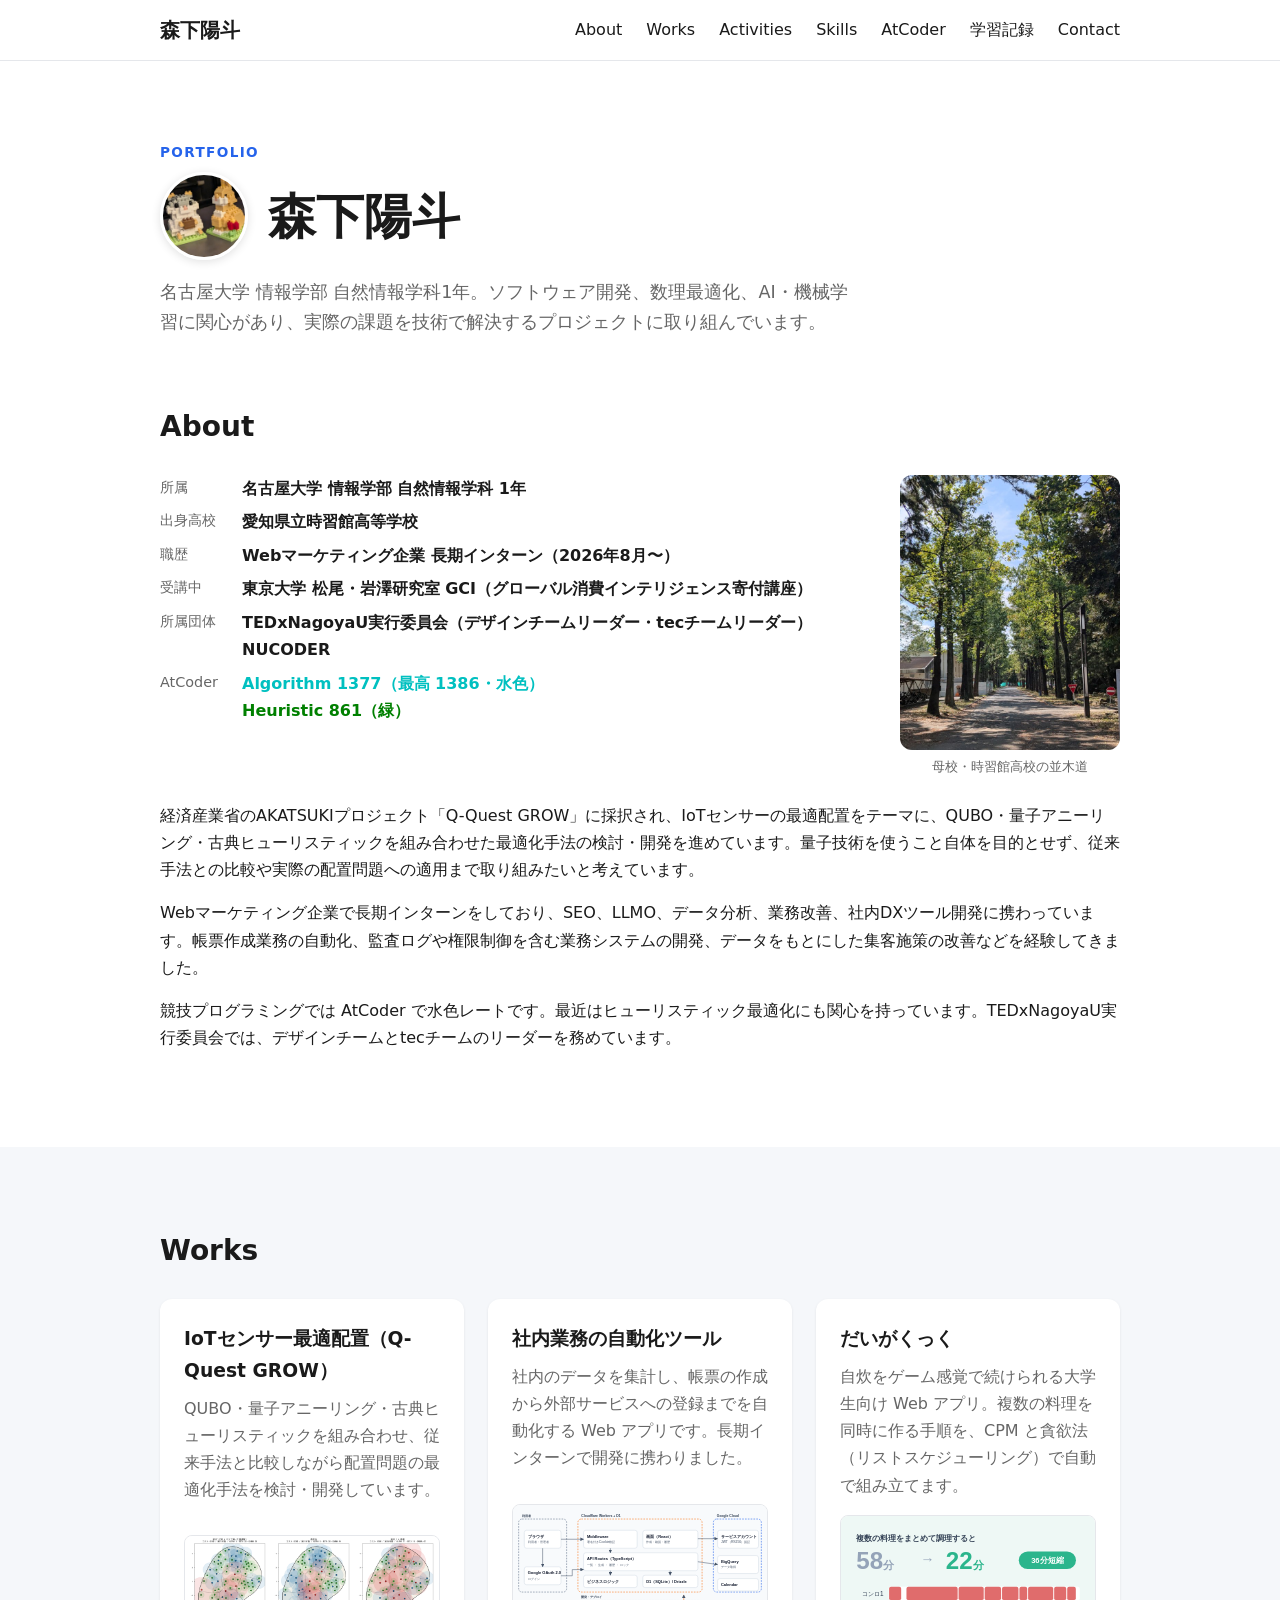
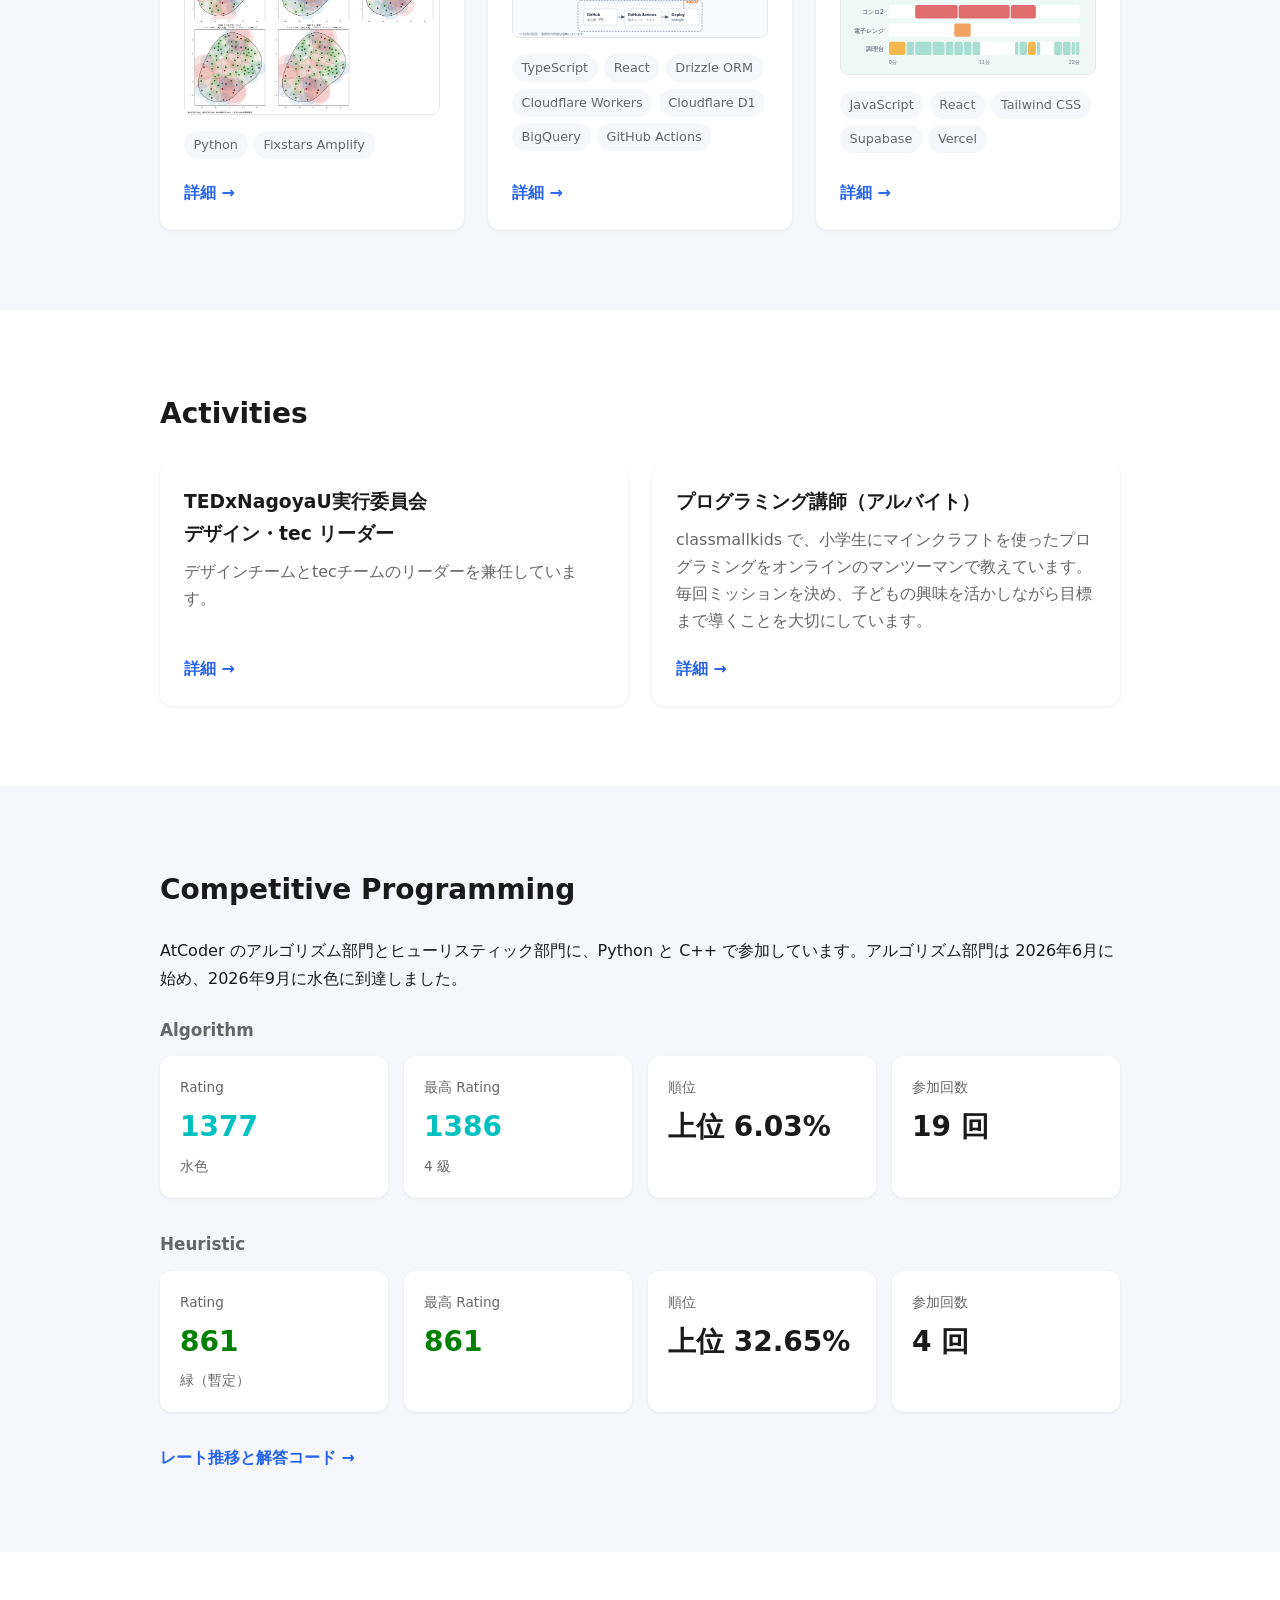
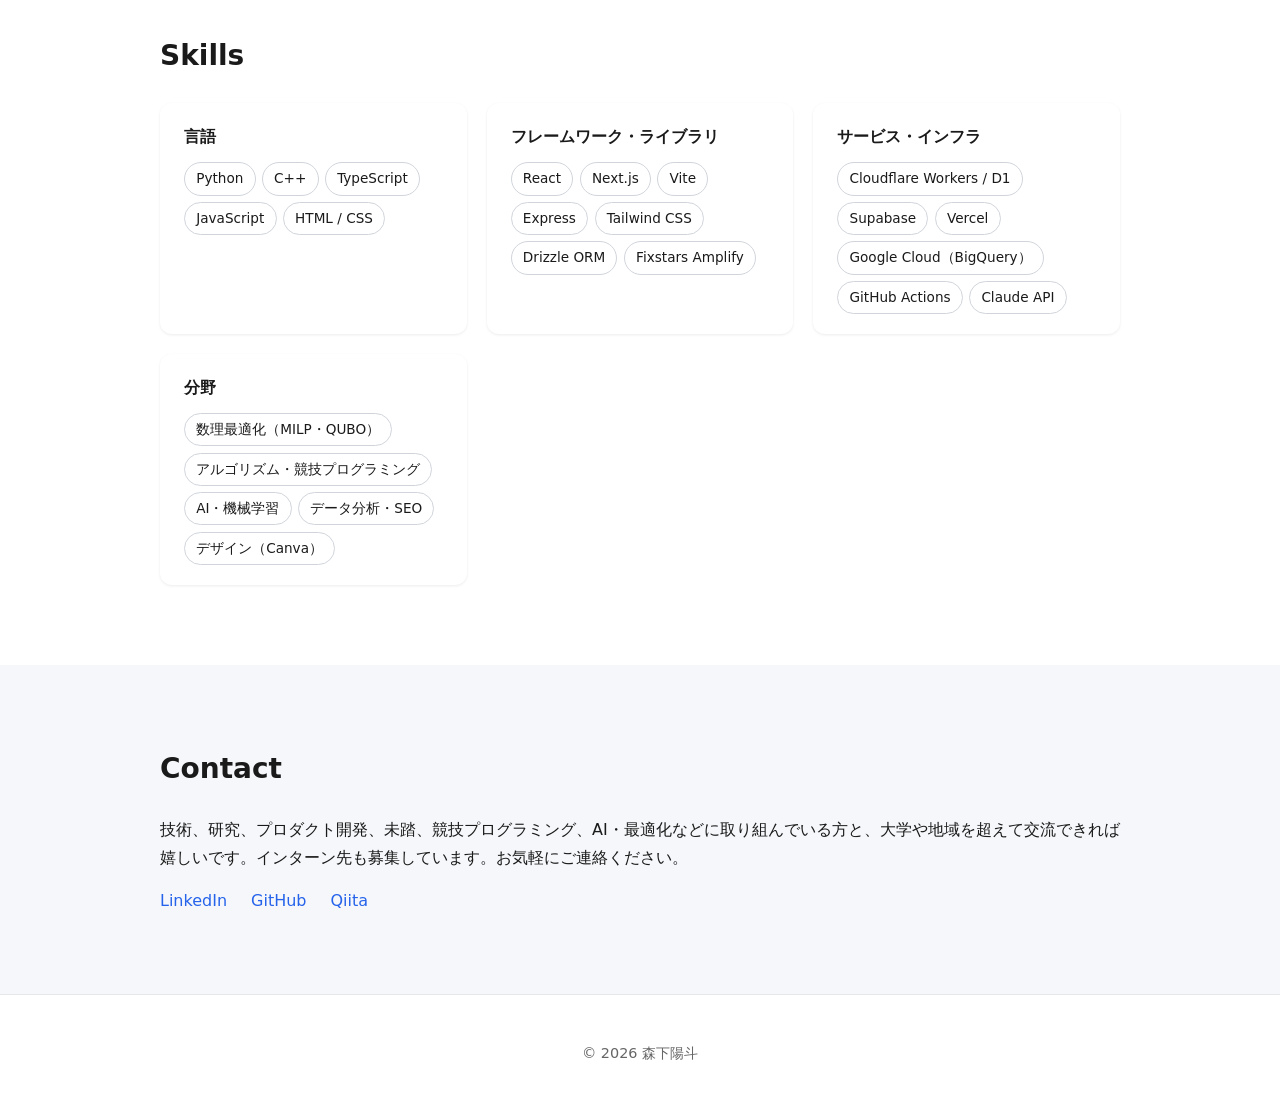
<file: index.html>
<!DOCTYPE html>
<html lang="ja">
<head>
  <meta charset="UTF-8">
  <meta name="viewport" content="width=device-width, initial-scale=1.0">
  <title>森下陽斗 | Portfolio</title>
  <meta name="description" content="ポートフォリオ。制作物と経歴を紹介します。">
  <link rel="canonical" href="https://mori560269.github.io/portfolio/">
  <meta property="og:type" content="website">
  <meta property="og:title" content="森下陽斗 | Portfolio">
  <meta property="og:description" content="ポートフォリオ。制作物と経歴を紹介します。">
  <meta property="og:url" content="https://mori560269.github.io/portfolio/">
  <meta property="og:site_name" content="森下陽斗 Portfolio">
  <meta name="twitter:card" content="summary">
  <link rel="icon" href="favicon.png" type="image/png">
  <link rel="apple-touch-icon" href="apple-touch-icon.png">
  <link rel="stylesheet" href="style.css?v=20261124a">
</head>
<body>

  <header class="site-header">
    <nav class="container nav">
      <a href="#top" class="logo">森下陽斗</a>
      <ul class="nav-links">
        <li><a href="#about">About</a></li>
        <li><a href="#works">Works</a></li>
        <li><a href="#activities">Activities</a></li>
        <li><a href="#skills">Skills</a></li>
        <li><a href="atcoder.html">AtCoder</a></li>
        <li><a href="study.html">学習記録</a></li>
        <li><a href="#contact">Contact</a></li>
      </ul>
    </nav>
  </header>

  <main id="top">

    <section class="hero">
      <div class="container">
        <p class="eyebrow">Portfolio</p>
        <div class="hero-name">
          <img src="assets/avatar.jpg" alt="" class="avatar" width="88" height="88">
          <h1>森下陽斗</h1>
        </div>
        <p class="lead">名古屋大学 情報学部 自然情報学科1年。ソフトウェア開発、数理最適化、AI・機械学習に関心があり、実際の課題を技術で解決するプロジェクトに取り組んでいます。</p>
      </div>
    </section>

    <section id="about" class="section">
      <div class="container">
        <h2>About</h2>
        <div class="profile-wrap">
          <dl class="profile">
            <dt>所属</dt><dd>名古屋大学 情報学部 自然情報学科 1年</dd>
            <dt>出身高校</dt><dd>愛知県立時習館高等学校</dd>
            <dt>職歴</dt><dd>Webマーケティング企業 長期インターン（2026年8月〜）</dd>
            <dt>受講中</dt><dd>東京大学 松尾・岩澤研究室 GCI（グローバル消費インテリジェンス寄付講座）</dd>
            <dt>所属団体</dt><dd>TEDxNagoyaU実行委員会（デザインチームリーダー・tecチームリーダー）<br>NUCODER</dd>
            <dt>AtCoder</dt><dd><a href="atcoder.html"><span class="rate-cyan">Algorithm 1377（最高 1386・水色）</span><br><span class="rate-green">Heuristic 861（緑）</span></a></dd>
          </dl>
          <figure class="profile-photo">
            <img src="assets/jishukan.jpg" alt="時習館高校の並木道" loading="lazy">
            <figcaption>母校・時習館高校の並木道</figcaption>
          </figure>
        </div>
        <p>経済産業省のAKATSUKIプロジェクト「Q-Quest GROW」に採択され、IoTセンサーの最適配置をテーマに、QUBO・量子アニーリング・古典ヒューリスティックを組み合わせた最適化手法の検討・開発を進めています。量子技術を使うこと自体を目的とせず、従来手法との比較や実際の配置問題への適用まで取り組みたいと考えています。</p>
        <p>Webマーケティング企業で長期インターンをしており、SEO、LLMO、データ分析、業務改善、社内DXツール開発に携わっています。帳票作成業務の自動化、監査ログや権限制御を含む業務システムの開発、データをもとにした集客施策の改善などを経験してきました。</p>
        <p>競技プログラミングでは AtCoder で水色レートです。最近はヒューリスティック最適化にも関心を持っています。TEDxNagoyaU実行委員会では、デザインチームとtecチームのリーダーを務めています。</p>
      </div>
    </section>

    <section id="works" class="section alt">
      <div class="container">
        <h2>Works</h2>
        <div class="grid">
          <article class="card">
            <h3>IoTセンサー最適配置（Q-Quest GROW）</h3>
            <p>QUBO・量子アニーリング・古典ヒューリスティックを組み合わせ、従来手法と比較しながら配置問題の最適化手法を検討・開発しています。</p>
            <img src="assets/qquest/placement-compare.png" alt="センサー配置の手法別比較地図" class="project-diagram" loading="lazy">
            <ul class="tags">
              <li>Python</li>
              <li>Fixstars Amplify</li>
            </ul>
            <a href="projects/q-quest-grow.html" class="card-link">詳細 →</a>
          </article>
          <article class="card">
            <h3>社内業務の自動化ツール</h3>
            <p>社内のデータを集計し、帳票の作成から外部サービスへの登録までを自動化する Web アプリです。長期インターンで開発に携わりました。</p>
            <img src="assets/automation-tool-architecture.svg" alt="業務自動化ツールの構成図" class="project-diagram" loading="lazy">
            <ul class="tags">
              <li>TypeScript</li>
              <li>React</li>
              <li>Drizzle ORM</li>
              <li>Cloudflare Workers</li>
              <li>Cloudflare D1</li>
              <li>BigQuery</li>
              <li>GitHub Actions</li>
            </ul>
            <a href="projects/automation-tool.html" class="card-link">詳細 →</a>
          </article>
          <article class="card">
            <h3>だいがくっく</h3>
            <p>自炊をゲーム感覚で続けられる大学生向け Web アプリ。複数の料理を同時に作る手順を、CPM と貪欲法（リストスケジューリング）で自動で組み立てます。</p>
            <img src="assets/daigacook/card.svg" alt="別々に作ると58分の料理を、まとめて22分で作るスケジュール" class="card-shot" loading="lazy">
            <ul class="tags">
              <li>JavaScript</li>
              <li>React</li>
              <li>Tailwind CSS</li>
              <li>Supabase</li>
              <li>Vercel</li>
            </ul>
            <a href="projects/daigacook.html" class="card-link">詳細 →</a>
          </article>
        </div>
      </div>
    </section>

    <section id="activities" class="section">
      <div class="container">
        <h2>Activities</h2>
        <div class="grid">
          <article class="card">
            <h3>TEDxNagoyaU実行委員会<br>デザイン・tec リーダー</h3>
            <p>デザインチームとtecチームのリーダーを兼任しています。</p>
            <a href="projects/tedx.html" class="card-link">詳細 →</a>
          </article>
          <article class="card">
            <h3>プログラミング講師（アルバイト）</h3>
            <p>classmallkids で、小学生にマインクラフトを使ったプログラミングをオンラインのマンツーマンで教えています。毎回ミッションを決め、子どもの興味を活かしながら目標まで導くことを大切にしています。</p>
            <a href="projects/teaching.html" class="card-link">詳細 →</a>
          </article>
        </div>
      </div>
    </section>

    <section id="cp" class="section alt">
      <div class="container">
        <h2>Competitive Programming</h2>
        <p>AtCoder のアルゴリズム部門とヒューリスティック部門に、Python と C++ で参加しています。アルゴリズム部門は 2026年6月に始め、2026年9月に水色に到達しました。</p>
        <h3 class="cp-h">Algorithm</h3>
        <div class="stats">
          <div class="stat">
            <p class="stat-label">Rating</p>
            <p class="stat-value cyan">1377</p>
            <p class="stat-sub">水色</p>
          </div>
          <div class="stat">
            <p class="stat-label">最高 Rating</p>
            <p class="stat-value cyan">1386</p>
            <p class="stat-sub">4 級</p>
          </div>
          <div class="stat">
            <p class="stat-label">順位</p>
            <p class="stat-value">上位 6.03%</p>
          </div>
          <div class="stat">
            <p class="stat-label">参加回数</p>
            <p class="stat-value">19 回</p>
          </div>
        </div>
        <h3 class="cp-h">Heuristic</h3>
        <div class="stats">
          <div class="stat">
            <p class="stat-label">Rating</p>
            <p class="stat-value green">861</p>
            <p class="stat-sub">緑（暫定）</p>
          </div>
          <div class="stat">
            <p class="stat-label">最高 Rating</p>
            <p class="stat-value green">861</p>
          </div>
          <div class="stat">
            <p class="stat-label">順位</p>
            <p class="stat-value">上位 32.65%</p>
          </div>
          <div class="stat">
            <p class="stat-label">参加回数</p>
            <p class="stat-value">4 回</p>
          </div>
        </div>
        <a href="atcoder.html" class="card-link">レート推移と解答コード →</a>
      </div>
    </section>

    <section id="skills" class="section">
      <div class="container">
        <h2>Skills</h2>
        <div class="skill-grid">
          <div class="skill-group">
            <h3>言語</h3>
            <ul class="skill-tags">
              <li>Python</li>
              <li>C++</li>
              <li>TypeScript</li>
              <li>JavaScript</li>
              <li>HTML / CSS</li>
            </ul>
          </div>
          <div class="skill-group">
            <h3>フレームワーク・ライブラリ</h3>
            <ul class="skill-tags">
              <li>React</li>
              <li>Next.js</li>
              <li>Vite</li>
              <li>Express</li>
              <li>Tailwind CSS</li>
              <li>Drizzle ORM</li>
              <li>Fixstars Amplify</li>
            </ul>
          </div>
          <div class="skill-group">
            <h3>サービス・インフラ</h3>
            <ul class="skill-tags">
              <li>Cloudflare Workers / D1</li>
              <li>Supabase</li>
              <li>Vercel</li>
              <li>Google Cloud（BigQuery）</li>
              <li>GitHub Actions</li>
              <li>Claude API</li>
            </ul>
          </div>
          <div class="skill-group">
            <h3>分野</h3>
            <ul class="skill-tags">
              <li>数理最適化（MILP・QUBO）</li>
              <li>アルゴリズム・競技プログラミング</li>
              <li>AI・機械学習</li>
              <li>データ分析・SEO</li>
              <li>デザイン（Canva）</li>
            </ul>
          </div>
        </div>
      </div>
    </section>

    <section id="contact" class="section alt">
      <div class="container">
        <h2>Contact</h2>
        <p>技術、研究、プロダクト開発、未踏、競技プログラミング、AI・最適化などに取り組んでいる方と、大学や地域を超えて交流できれば嬉しいです。インターン先も募集しています。お気軽にご連絡ください。</p>
        <ul class="links">
          <li><a href="https://www.linkedin.com/in/%E9%99%BD%E6%96%97-%E6%A3%AE%E4%B8%8B-755729436/" target="_blank" rel="noopener">LinkedIn</a></li>
          <li><a href="https://github.com/mori560269" target="_blank" rel="noopener">GitHub</a></li>
          <li><a href="https://qiita.com/shiiita" target="_blank" rel="noopener">Qiita</a></li>
          <li class="writing-link" data-source="Zenn" hidden><a href="https://zenn.dev/shiiita" target="_blank" rel="noopener">Zenn</a></li>
        </ul>
      </div>
    </section>

  </main>

  <footer class="site-footer">
    <p>&copy; 2026 森下陽斗</p>
  </footer>

  <script>
  fetch(`data/writing.json?t=${Date.now()}`, { cache: "no-store" })
    .then((r) => (r.ok ? r.json() : []))
    .then((items) => {
      const has = new Set((Array.isArray(items) ? items : []).map((x) => x.source));
      document.querySelectorAll(".writing-link").forEach((li) => { li.hidden = !has.has(li.dataset.source); });
    })
    .catch(() => {});
  </script>
</body>
</html>
</file>
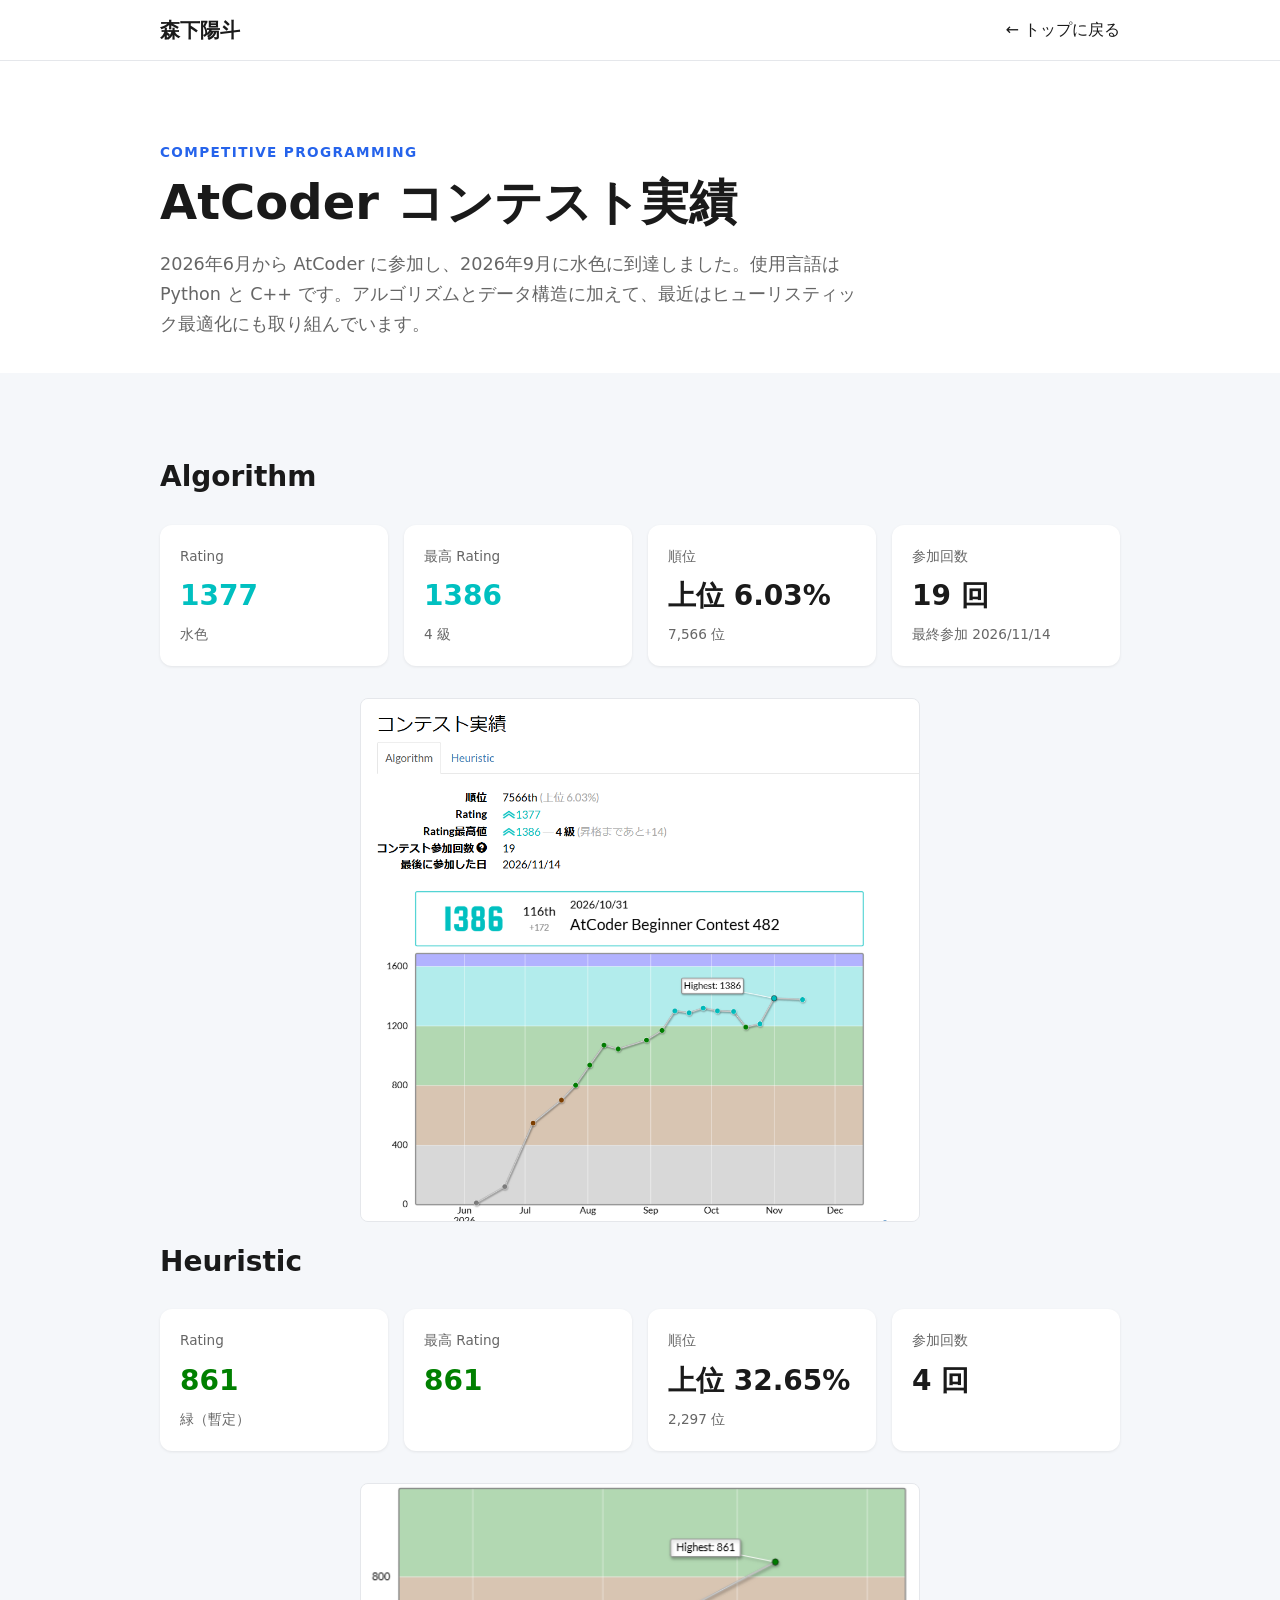
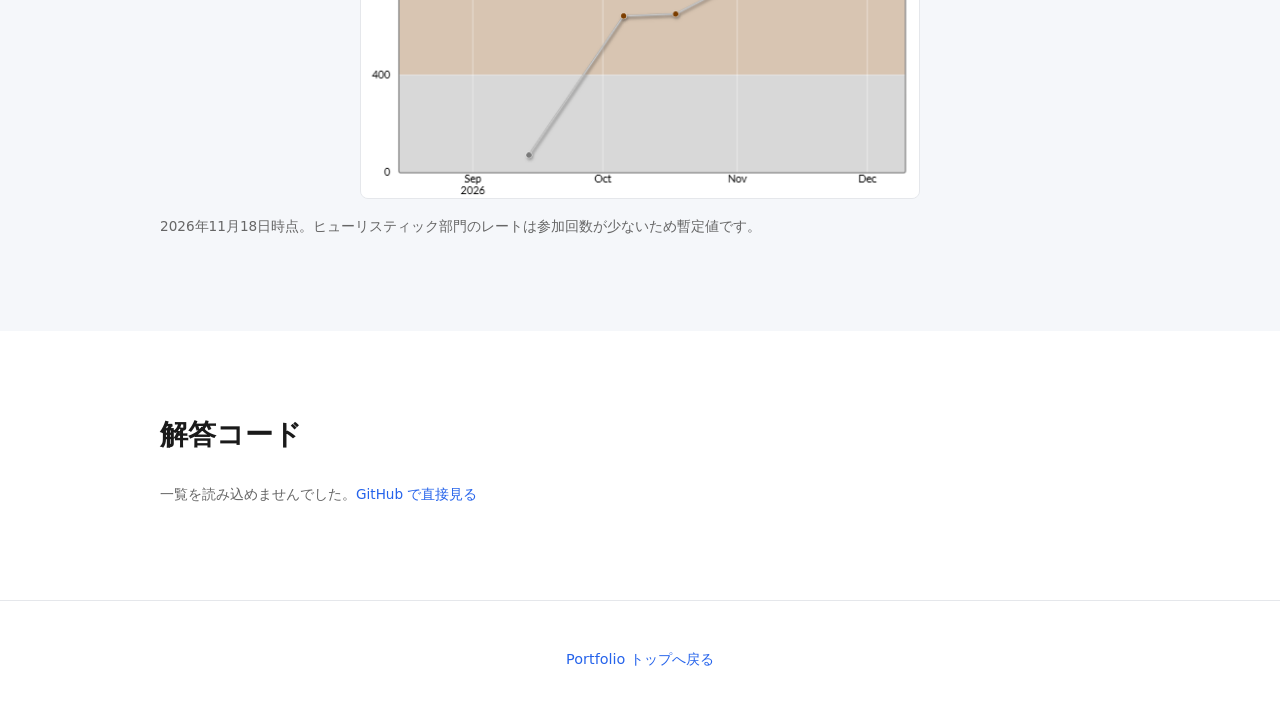
<file: atcoder.html>
<!DOCTYPE html>
<html lang="ja">
<head>
  <meta charset="UTF-8">
  <meta name="viewport" content="width=device-width, initial-scale=1.0">
  <title>AtCoder コンテスト実績 | 森下陽斗 Portfolio</title>
  <meta name="description" content="AtCoder のコンテスト実績。">
  <link rel="canonical" href="https://mori560269.github.io/portfolio/atcoder.html">
  <meta property="og:type" content="article">
  <meta property="og:title" content="AtCoder コンテスト実績 | 森下陽斗 Portfolio">
  <meta property="og:description" content="AtCoder のコンテスト実績。">
  <meta property="og:url" content="https://mori560269.github.io/portfolio/atcoder.html">
  <meta property="og:site_name" content="森下陽斗 Portfolio">
  <meta name="twitter:card" content="summary">
  <link rel="icon" href="favicon.png" type="image/png">
  <link rel="apple-touch-icon" href="apple-touch-icon.png">
  <link rel="stylesheet" href="style.css?v=20261124a">
</head>
<body>

  <header class="site-header">
    <nav class="container nav">
      <a href="index.html" class="logo">森下陽斗</a>
      <ul class="nav-links">
        <li><a href="index.html">← トップに戻る</a></li>
      </ul>
    </nav>
  </header>

  <main>
    <section class="hero">
      <div class="container">
        <p class="eyebrow">Competitive Programming</p>
        <h1>AtCoder コンテスト実績</h1>
        <p class="lead">2026年6月から AtCoder に参加し、2026年9月に水色に到達しました。使用言語は Python と C++ です。アルゴリズムとデータ構造に加えて、最近はヒューリスティック最適化にも取り組んでいます。</p>
      </div>
    </section>

    <section class="section alt">
      <div class="container">
        <h2>Algorithm</h2>
        <div class="stats">
          <div class="stat">
            <p class="stat-label">Rating</p>
            <p class="stat-value cyan">1377</p>
            <p class="stat-sub">水色</p>
          </div>
          <div class="stat">
            <p class="stat-label">最高 Rating</p>
            <p class="stat-value cyan">1386</p>
            <p class="stat-sub">4 級</p>
          </div>
          <div class="stat">
            <p class="stat-label">順位</p>
            <p class="stat-value">上位 6.03%</p>
            <p class="stat-sub">7,566 位</p>
          </div>
          <div class="stat">
            <p class="stat-label">参加回数</p>
            <p class="stat-value">19 回</p>
            <p class="stat-sub">最終参加 2026/11/14</p>
          </div>
        </div>
        <img src="assets/atcoder-rating.png" alt="AtCoder のレーティング推移（2026年6月の参加から11月に最高1386）" class="project-diagram narrow" loading="lazy">

        <h2 class="sub-h2">Heuristic</h2>
        <div class="stats">
          <div class="stat">
            <p class="stat-label">Rating</p>
            <p class="stat-value green">861</p>
            <p class="stat-sub">緑（暫定）</p>
          </div>
          <div class="stat">
            <p class="stat-label">最高 Rating</p>
            <p class="stat-value green">861</p>
          </div>
          <div class="stat">
            <p class="stat-label">順位</p>
            <p class="stat-value">上位 32.65%</p>
            <p class="stat-sub">2,297 位</p>
          </div>
          <div class="stat">
            <p class="stat-label">参加回数</p>
            <p class="stat-value">4 回</p>
          </div>
        </div>
        <img src="assets/atcoder-heuristic.png" alt="AtCoder ヒューリスティック部門のレーティング推移（2026年9月の参加から11月に最高861）" class="project-diagram narrow" loading="lazy">
        <p class="note">2026年11月18日時点。ヒューリスティック部門のレートは参加回数が少ないため暫定値です。</p>
      </div>
    </section>
    <section class="section">
      <div class="container">
        <h2>解答コード</h2>
        <p id="summary" class="note"></p>
        <div id="list"><p class="note">読み込み中…</p></div>
      </div>
    </section>
  </main>

  <footer class="site-footer">
    <p><a href="index.html">Portfolio トップへ戻る</a></p>
  </footer>

  <script>
    (async () => {
      const owner = "mori560269", repo = "portfolio", branch = "main";
      const list = document.getElementById("list");
      const summary = document.getElementById("summary");
      const langOf = (ext) => ({ cpp: "C++", cc: "C++", py: "Python", rs: "Rust", java: "Java", go: "Go", js: "JavaScript", ts: "TypeScript", c: "C", kt: "Kotlin", rb: "Ruby" }[ext] || ext);
      const contestOrder = (id) => {
        const m = id.match(/^([a-z]+)(\d+)$/);
        return m ? [m[1], -parseInt(m[2], 10)] : [id, 0];
      };

      try {
        const res = await fetch(`https://api.github.com/repos/${owner}/${repo}/git/trees/${branch}?recursive=1`);
        if (!res.ok) throw new Error(res.status);
        const data = await res.json();
        const files = data.tree
          .filter((t) => t.type === "blob" && /^atcoder\/[^/]+\/[^/]+$/.test(t.path))
          .map((t) => {
            const [, contest, name] = t.path.split("/");
            const dot = name.lastIndexOf(".");
            const base = dot > 0 ? name.slice(0, dot) : name;
            const ext = dot > 0 ? name.slice(dot + 1).toLowerCase() : "";
            return { path: t.path, contest, name, base, ext };
          })
          .filter((f) => f.name !== ".gitkeep" && f.ext !== "md");

        if (files.length === 0) {
          list.innerHTML = '<p class="note">まだコードがありません。<code>atcoder/コンテストID/問題.拡張子</code> の形で追加すると、ここに表示されます。</p>';
          return;
        }

        const byContest = {};
        files.forEach((f) => (byContest[f.contest] ||= []).push(f));
        const contests = Object.keys(byContest).sort((a, b) => {
          const [pa, na] = contestOrder(a), [pb, nb] = contestOrder(b);
          return pa === pb ? na - nb : pa.localeCompare(pb);
        });

        summary.textContent = `${contests.length} コンテスト ・ ${files.length} 問`;
        list.innerHTML = "";
        list.className = "grid";

        contests.forEach((c) => {
          const card = document.createElement("article");
          card.className = "card";
          const h = document.createElement("h3");
          const a = document.createElement("a");
          a.href = `https://atcoder.jp/contests/${encodeURIComponent(c)}`;
          a.target = "_blank"; a.rel = "noopener";
          a.textContent = c.toUpperCase();
          h.appendChild(a);
          card.appendChild(h);

          const ul = document.createElement("ul");
          ul.className = "problem-list";
          byContest[c].sort((x, y) => x.name.localeCompare(y.name)).forEach((f) => {
            const li = document.createElement("li");
            const code = document.createElement("a");
            code.href = `https://github.com/${owner}/${repo}/blob/${branch}/${f.path.split("/").map(encodeURIComponent).join("/")}`;
            code.target = "_blank"; code.rel = "noopener";
            code.textContent = f.base.toUpperCase();
            li.appendChild(code);

            const lang = document.createElement("span");
            lang.className = "lang";
            lang.textContent = langOf(f.ext);
            li.appendChild(lang);

            if (/^[a-z]$/i.test(f.base)) {
              const prob = document.createElement("a");
              prob.href = `https://atcoder.jp/contests/${encodeURIComponent(c)}/tasks/${encodeURIComponent(c.replace(/-/g, "_"))}_${f.base.toLowerCase()}`;
              prob.target = "_blank"; prob.rel = "noopener";
              prob.className = "prob-link";
              prob.textContent = "問題";
              li.appendChild(prob);
            }
            ul.appendChild(li);
          });
          card.appendChild(ul);
          list.appendChild(card);
        });
      } catch (e) {
        list.innerHTML = `<p class="note">一覧を読み込めませんでした。<a href="https://github.com/${owner}/${repo}/tree/${branch}/atcoder" target="_blank" rel="noopener">GitHub で直接見る</a></p>`;
      }
    })();
  </script>

</body>
</html>
</file>
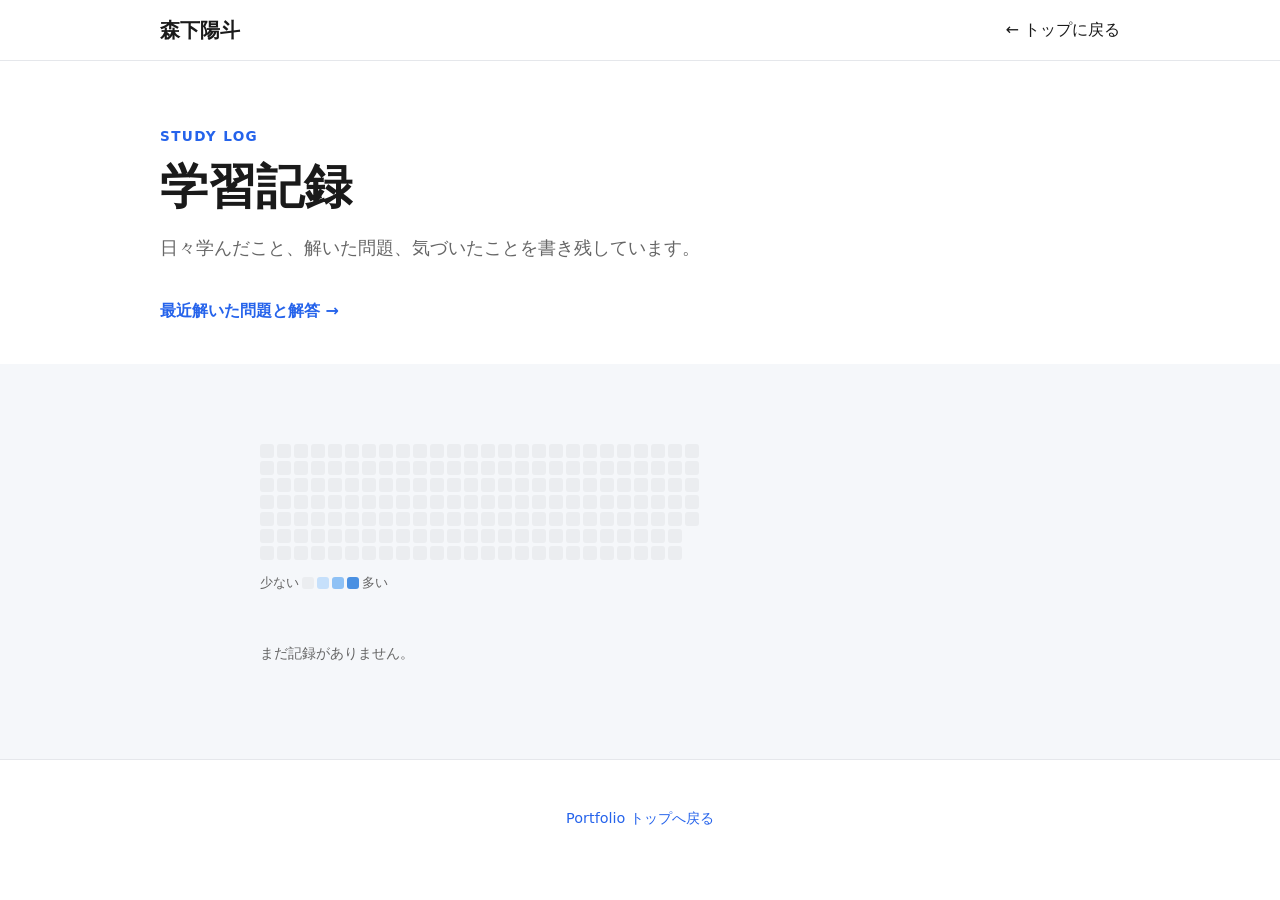
<file: study.html>
<!DOCTYPE html>
<html lang="ja">
<head>
  <meta charset="UTF-8">
  <meta name="viewport" content="width=device-width, initial-scale=1.0">
  <title>学習記録 | 森下陽斗 Portfolio</title>
  <meta name="description" content="日々の学習の記録。">
  <link rel="canonical" href="https://mori560269.github.io/portfolio/study.html">
  <meta property="og:type" content="article">
  <meta property="og:title" content="学習記録 | 森下陽斗 Portfolio">
  <meta property="og:description" content="日々の学習の記録。">
  <meta property="og:url" content="https://mori560269.github.io/portfolio/study.html">
  <meta property="og:site_name" content="森下陽斗 Portfolio">
  <meta name="twitter:card" content="summary">
  <link rel="icon" href="favicon.png" type="image/png">
  <link rel="apple-touch-icon" href="apple-touch-icon.png">
  <link rel="stylesheet" href="style.css?v=20261124a">
</head>
<body>

  <header class="site-header">
    <nav class="container nav">
      <a href="index.html" class="logo">森下陽斗</a>
      <ul class="nav-links">
        <li><a href="index.html">← トップに戻る</a></li>
      </ul>
    </nav>
  </header>

  <main>
    <section class="hero hero-compact">
      <div class="container">
        <p class="eyebrow">Study Log</p>
        <h1>学習記録</h1>
        <p class="lead">日々学んだこと、解いた問題、気づいたことを書き残しています。</p>
        <p id="summary" class="note"></p>
        <a href="solved.html" class="solved-link">最近解いた問題と解答 →</a>
        <button type="button" id="open-post" class="btn" hidden>＋ 書く</button>
      </div>
    </section>

    <section id="qiita" class="section" hidden>
      <div class="container blog">
        <h2>技術記事（Qiita / Zenn）</h2>
        <div id="qiita-list" class="qiita-list"></div>
        <p class="writing-links"><a href="https://qiita.com/shiiita" target="_blank" rel="noopener">Qiita</a>　<a href="https://zenn.dev/shiiita" target="_blank" rel="noopener">Zenn</a></p>
      </div>
    </section>

    <section class="section alt">
      <div class="container blog">
        <div class="heatmap-block">
          <div class="heatmap-wrap"><div id="heatmap" class="heatmap"></div></div>
          <div class="heat-legend">少ない <span class="lv0"></span><span class="lv1"></span><span class="lv2"></span><span class="lv3"></span> 多い</div>
        </div>
        <div id="tag-filter" class="tag-filter"></div>
        <div id="posts"><p class="note">読み込み中…</p></div>
      </div>
    </section>
  </main>

  <!-- 投稿フォーム -->
  <dialog id="post-dialog" class="dialog dialog-wide">
    <form id="post-form" method="dialog">
      <h3 id="post-title">記録を書く</h3>
      <label>日付<input type="date" id="f-date" required></label>
      <label>タイトル<input type="text" id="f-title" required maxlength="80" placeholder="例：ABC482 D問題を区間DPで解いた"></label>
      <label>タグ（カンマ区切り）<input type="text" id="f-tags" list="tag-list" maxlength="100" placeholder="例：AtCoder, DP"></label>
      <datalist id="tag-list"></datalist>
      <label>本文<textarea id="f-body" rows="10" maxlength="10000" placeholder="学んだこと・考えたこと&#10;&#10;```cpp&#10;// コードは ``` で囲むと整形されます&#10;```"></textarea></label>
      <p class="note small">空行で段落、<code>`コード`</code>、<code>```</code> でコードブロック、URL は自動でリンクになります。</p>
      <p id="post-msg" class="form-msg"></p>
      <div class="actions">
        <button type="button" class="btn-sub danger" id="delete-post" hidden>削除</button>
        <span class="spacer"></span>
        <button type="button" class="btn-sub" id="cancel-post">キャンセル</button>
        <button type="submit" class="btn" id="submit-post">投稿する</button>
      </div>
    </form>
  </dialog>

  <!-- トークン設定（URL に #admin を付けたときだけ開く） -->
  <dialog id="token-dialog" class="dialog">
    <form id="token-form" method="dialog">
      <h3>投稿用トークンの設定</h3>
      <p class="note">GitHub の Fine-grained トークン（対象リポジトリ：portfolio のみ、権限：Contents の Read and write）を貼り付けてください。トークンはこの端末のブラウザにだけ保存されます。</p>
      <label>トークン<input type="password" id="f-token" autocomplete="off" placeholder="github_pat_..."></label>
      <div class="actions">
        <button type="button" class="btn-sub" id="clear-token">削除</button>
        <span class="spacer"></span>
        <button type="button" class="btn-sub" id="cancel-token">閉じる</button>
        <button type="submit" class="btn">保存</button>
      </div>
    </form>
  </dialog>

  <footer class="site-footer">
    <p><a href="index.html">Portfolio トップへ戻る</a></p>
  </footer>

  <script>
  (() => {
    const OWNER = "mori560269", REPO = "portfolio", BRANCH = "main", PATH = "study/log.json";
    const TOKEN_KEY = "study-log-token";
    const $ = (id) => document.getElementById(id);
    let posts = [];
    let fileSha = null;
    let activeTag = null;
    let editingId = null;

    const getToken = () => { try { return localStorage.getItem(TOKEN_KEY) || ""; } catch { return ""; } };
    const setToken = (v) => { try { v ? localStorage.setItem(TOKEN_KEY, v) : localStorage.removeItem(TOKEN_KEY); } catch {} };

    const pad = (n) => String(n).padStart(2, "0");
    const ymd = (d) => `${d.getFullYear()}-${pad(d.getMonth() + 1)}-${pad(d.getDate())}`;
    const b64encode = (str) => { const bytes = new TextEncoder().encode(str); let bin = ""; bytes.forEach((b) => (bin += String.fromCharCode(b))); return btoa(bin); };
    const b64decode = (b64) => new TextDecoder().decode(Uint8Array.from(atob(b64.replace(/\n/g, "")), (c) => c.charCodeAt(0)));
    const el = (tag, cls, text) => { const e = document.createElement(tag); if (cls) e.className = cls; if (text != null) e.textContent = text; return e; };
    const parseTags = (s) => [...new Set(s.split(/[,、]/).map((t) => t.trim()).filter(Boolean))].slice(0, 8);

    // ---------- 本文の表示（HTML を直接入れず、DOM で安全に組み立てる） ----------
    function appendInline(parent, text) {
      const re = /(`[^`\n]+`)|(https?:\/\/[^\s<>"）)]+)/g;
      let last = 0, m;
      while ((m = re.exec(text))) {
        if (m.index > last) parent.appendChild(document.createTextNode(text.slice(last, m.index)));
        if (m[1]) parent.appendChild(el("code", null, m[1].slice(1, -1)));
        else { const a = el("a", null, m[2]); a.href = m[2]; a.target = "_blank"; a.rel = "noopener"; parent.appendChild(a); }
        last = re.lastIndex;
      }
      if (last < text.length) parent.appendChild(document.createTextNode(text.slice(last)));
    }
    function renderBody(body) {
      const frag = document.createDocumentFragment();
      const parts = body.split(/^```[^\n]*\n?/m);
      parts.forEach((part, i) => {
        if (i % 2 === 1) {
          const pre = el("pre"); pre.appendChild(el("code", null, part.replace(/\n$/, ""))); frag.appendChild(pre);
        } else {
          part.split(/\n{2,}/).map((p) => p.trim()).filter(Boolean).forEach((p) => {
            const para = el("p");
            p.split("\n").forEach((line, j) => { if (j) para.appendChild(el("br")); appendInline(para, line); });
            frag.appendChild(para);
          });
        }
      });
      return frag;
    }

    // ---------- データ ----------
    async function loadFromApi(token) {
      const res = await fetch(`https://api.github.com/repos/${OWNER}/${REPO}/contents/${PATH}?ref=${BRANCH}`, {
        headers: { Accept: "application/vnd.github+json", ...(token ? { Authorization: `Bearer ${token}` } : {}) },
        cache: "no-store",
      });
      if (!res.ok) throw new Error(`GitHub API ${res.status}`);
      const j = await res.json();
      fileSha = j.sha;
      return JSON.parse(b64decode(j.content) || "[]");
    }
    async function loadData() {
      try { posts = await loadFromApi(getToken()); }
      catch { try { posts = await (await fetch(`${PATH}?t=${Date.now()}`, { cache: "no-store" })).json(); } catch { posts = []; } }
      if (!Array.isArray(posts)) posts = [];
      posts = posts.filter((p) => p && p.title);
      render();
    }
    async function saveAll(mutate, message) {
      const token = getToken();
      if (!token) throw new Error("この端末では投稿できません");
      const latest = await loadFromApi(token);
      const next = mutate(Array.isArray(latest) ? latest.filter((p) => p && p.title) : []);
      const res = await fetch(`https://api.github.com/repos/${OWNER}/${REPO}/contents/${PATH}`, {
        method: "PUT",
        headers: { Accept: "application/vnd.github+json", Authorization: `Bearer ${token}`, "Content-Type": "application/json" },
        body: JSON.stringify({ message, content: b64encode(JSON.stringify(next, null, 2) + "\n"), sha: fileSha, branch: BRANCH }),
      });
      if (!res.ok) {
        if (res.status === 401 || res.status === 403 || res.status === 404) throw new Error("トークンが無効か、書き込み権限がありません");
        if (res.status === 409) throw new Error("他の更新と重なりました。もう一度お試しください");
        throw new Error(`保存に失敗しました（${res.status}）`);
      }
      fileSha = (await res.json()).content.sha;
      posts = next;
      render();
    }

    // ---------- 表示 ----------
    function render() {
      const sorted = [...posts].sort((a, b) => (b.date + (b.createdAt || "")).localeCompare(a.date + (a.createdAt || "")));
      $("summary").textContent = posts.length ? `${posts.length} 件の記録` : "";
      renderHeatmap();
      renderTagFilter();

      const box = $("posts"); box.innerHTML = "";
      const shown = activeTag ? sorted.filter((p) => (p.tags || []).includes(activeTag)) : sorted;
      if (!shown.length) { box.appendChild(el("p", "note", posts.length ? "このタグの記録はありません。" : "まだ記録がありません。")); }
      const canEdit = !!getToken();
      shown.forEach((p) => {
        const art = el("article", "post"); art.id = `post-${p.id}`;
        const meta = el("div", "post-meta");
        meta.appendChild(el("time", "post-date", p.date));
        (p.tags || []).forEach((t) => {
          const b = el("button", "post-tag", `#${t}`); b.type = "button";
          b.addEventListener("click", () => { activeTag = t; render(); window.scrollTo({ top: $("tag-filter").offsetTop - 80, behavior: "smooth" }); });
          meta.appendChild(b);
        });
        if (canEdit) { const e = el("button", "post-edit", "編集"); e.type = "button"; e.addEventListener("click", () => openEditor(p)); meta.appendChild(e); }
        art.appendChild(meta);
        art.appendChild(el("h2", "post-title", p.title));
        if (p.body) { const body = el("div", "post-body"); body.appendChild(renderBody(p.body)); art.appendChild(body); }
        box.appendChild(art);
      });

      const dl = $("tag-list"); dl.innerHTML = "";
      allTags().forEach(([t]) => { const o = el("option"); o.value = t; dl.appendChild(o); });
    }
    function allTags() {
      const c = {}; posts.forEach((p) => (p.tags || []).forEach((t) => (c[t] = (c[t] || 0) + 1)));
      return Object.entries(c).sort((a, b) => b[1] - a[1]);
    }
    function renderTagFilter() {
      const box = $("tag-filter"); box.innerHTML = "";
      const tags = allTags(); if (!tags.length) return;
      const mk = (label, tag) => {
        const b = el("button", "chip" + (activeTag === tag ? " active" : ""), label); b.type = "button";
        b.addEventListener("click", () => { activeTag = tag; render(); });
        box.appendChild(b);
      };
      mk("すべて", null);
      tags.forEach(([t, n]) => mk(`#${t} (${n})`, t));
    }
    function renderHeatmap() {
      const byDate = {}; posts.forEach((p) => (byDate[p.date] = (byDate[p.date] || 0) + 1));
      const hm = $("heatmap"); hm.innerHTML = "";
      const weeks = 26, end = new Date(), endDow = (end.getDay() + 6) % 7;
      const start = new Date(end); start.setDate(end.getDate() - endDow - (weeks - 1) * 7);
      for (let i = 0; i < weeks * 7; i++) {
        const day = new Date(start); day.setDate(start.getDate() + i);
        const cell = el("span", "cell");
        if (day > end) { cell.classList.add("future"); hm.appendChild(cell); continue; }
        const n = byDate[ymd(day)] || 0;
        cell.classList.add(`lv${Math.min(n, 3)}`);
        cell.title = `${ymd(day)}：${n} 件`;
        hm.appendChild(cell);
      }
    }

    // ---------- 投稿・編集 ----------
    const postDialog = $("post-dialog"), tokenDialog = $("token-dialog");
    function openEditor(p) {
      editingId = p ? p.id : null;
      $("post-title").textContent = p ? "記録を編集" : "記録を書く";
      $("submit-post").textContent = p ? "更新する" : "投稿する";
      $("delete-post").hidden = !p;
      $("f-date").value = p ? p.date : ymd(new Date());
      $("f-title").value = p ? p.title : "";
      $("f-tags").value = p ? (p.tags || []).join(", ") : "";
      $("f-body").value = p ? (p.body || "") : "";
      $("post-msg").textContent = "";
      postDialog.showModal();
    }
    $("open-post").addEventListener("click", () => openEditor(null));
    $("cancel-post").addEventListener("click", () => postDialog.close());
    $("post-form").addEventListener("submit", async (ev) => {
      ev.preventDefault();
      const title = $("f-title").value.trim();
      if (!title) { $("post-msg").textContent = "タイトルを入力してください。"; return; }
      const data = { date: $("f-date").value, title, tags: parseTags($("f-tags").value), body: $("f-body").value.trim() };
      const btn = $("submit-post"); btn.disabled = true; $("post-msg").textContent = "保存中…";
      try {
        if (editingId) {
          await saveAll((list) => list.map((x) => (x.id === editingId ? { ...x, ...data, updatedAt: new Date().toISOString() } : x)), `study: edit "${title}"`);
        } else {
          const entry = { id: crypto.randomUUID ? crypto.randomUUID() : String(Date.now()), ...data, createdAt: new Date().toISOString() };
          await saveAll((list) => [...list, entry], `study: "${title}"`);
        }
        postDialog.close();
      } catch (err) { $("post-msg").textContent = err.message; }
      finally { btn.disabled = false; }
    });
    $("delete-post").addEventListener("click", async () => {
      if (!editingId || !confirm("この記録を削除しますか？")) return;
      try { await saveAll((list) => list.filter((x) => x.id !== editingId), "study: delete"); postDialog.close(); }
      catch (err) { $("post-msg").textContent = err.message; }
    });

    // ---------- トークン ----------
    function updateOwnerUI() { $("open-post").hidden = !getToken(); }
    function checkAdminHash() {
      if (location.hash === "#admin") {
        history.replaceState(null, "", location.pathname + location.search);
        $("f-token").value = getToken(); tokenDialog.showModal();
      }
    }
    $("cancel-token").addEventListener("click", () => tokenDialog.close());
    $("clear-token").addEventListener("click", () => { setToken(""); $("f-token").value = ""; tokenDialog.close(); updateOwnerUI(); render(); });
    $("token-form").addEventListener("submit", async (ev) => {
      ev.preventDefault();
      const tok = $("f-token").value.trim(); if (!tok) return;
      try {
        const res = await fetch(`https://api.github.com/repos/${OWNER}/${REPO}`, { headers: { Accept: "application/vnd.github+json", Authorization: `Bearer ${tok}` }, cache: "no-store" });
        const j = res.ok ? await res.json() : null;
        if (!j || !j.permissions || !j.permissions.push) { alert("このトークンには、このリポジトリへの書き込み権限がありません。"); return; }
      } catch { alert("トークンを確認できませんでした。"); return; }
      setToken(tok); tokenDialog.close(); updateOwnerUI(); render();
    });
    window.addEventListener("hashchange", checkAdminHash);

    updateOwnerUI();
    checkAdminHash();
    loadData();
  })();
  </script>

  <script>
  (async () => {
    try {
      const res = await fetch(`data/writing.json?t=${Date.now()}`, { cache: "no-store" });
      if (!res.ok) return;
      const items = await res.json();
      if (!Array.isArray(items) || !items.length) return;
      const box = document.getElementById("qiita-list");
      items.slice(0, 10).forEach((it) => {
        const a = document.createElement("a");
        a.className = "qiita-item"; a.href = it.url; a.target = "_blank"; a.rel = "noopener";
        const t = document.createElement("span"); t.className = "qiita-title"; t.textContent = it.title;
        const m = document.createElement("span"); m.className = "qiita-meta";
        const tags = (it.tags || []).map((x) => "#" + x).join(" ");
        m.textContent = `${it.source}　${it.date}　いいね ${it.likes}　${tags}`;
        a.append(t, m); box.appendChild(a);
      });
      document.getElementById("qiita").hidden = false;
    } catch {}
  })();
  </script>

</body>
</html>
</file>
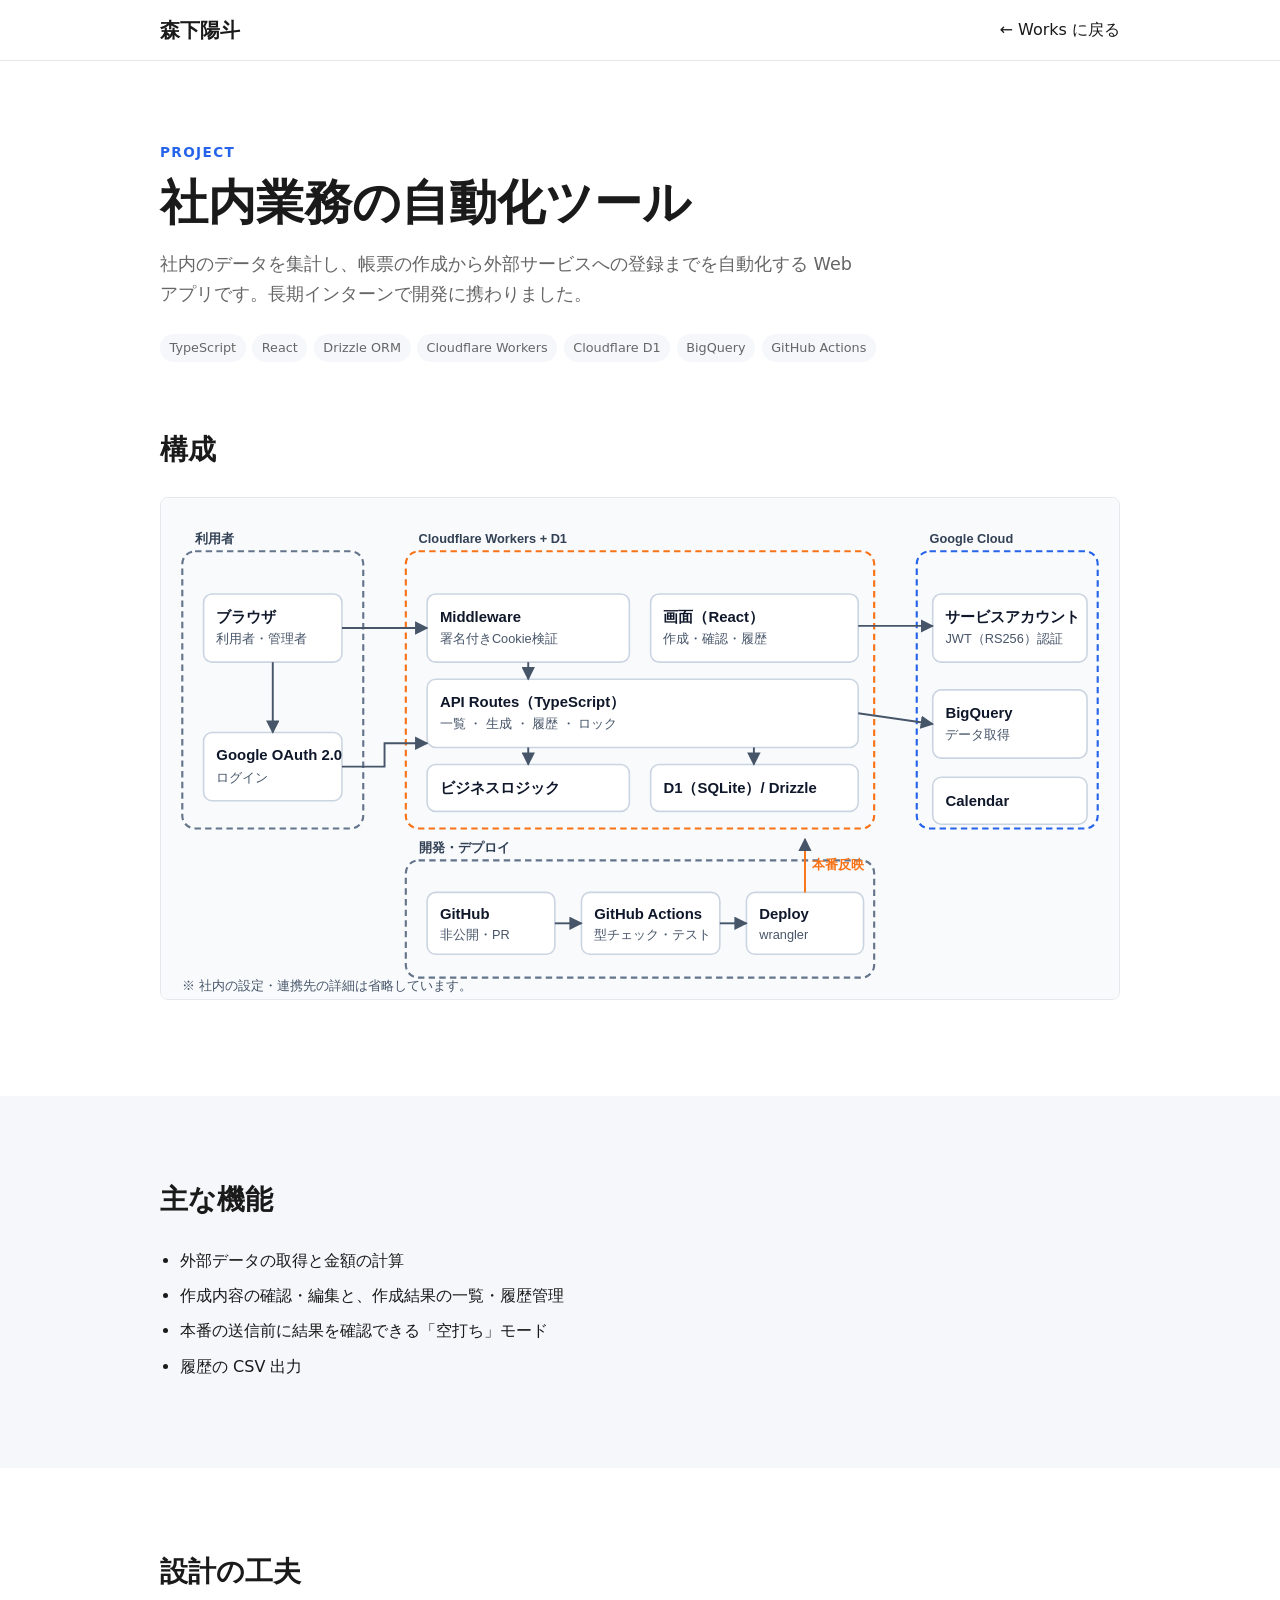
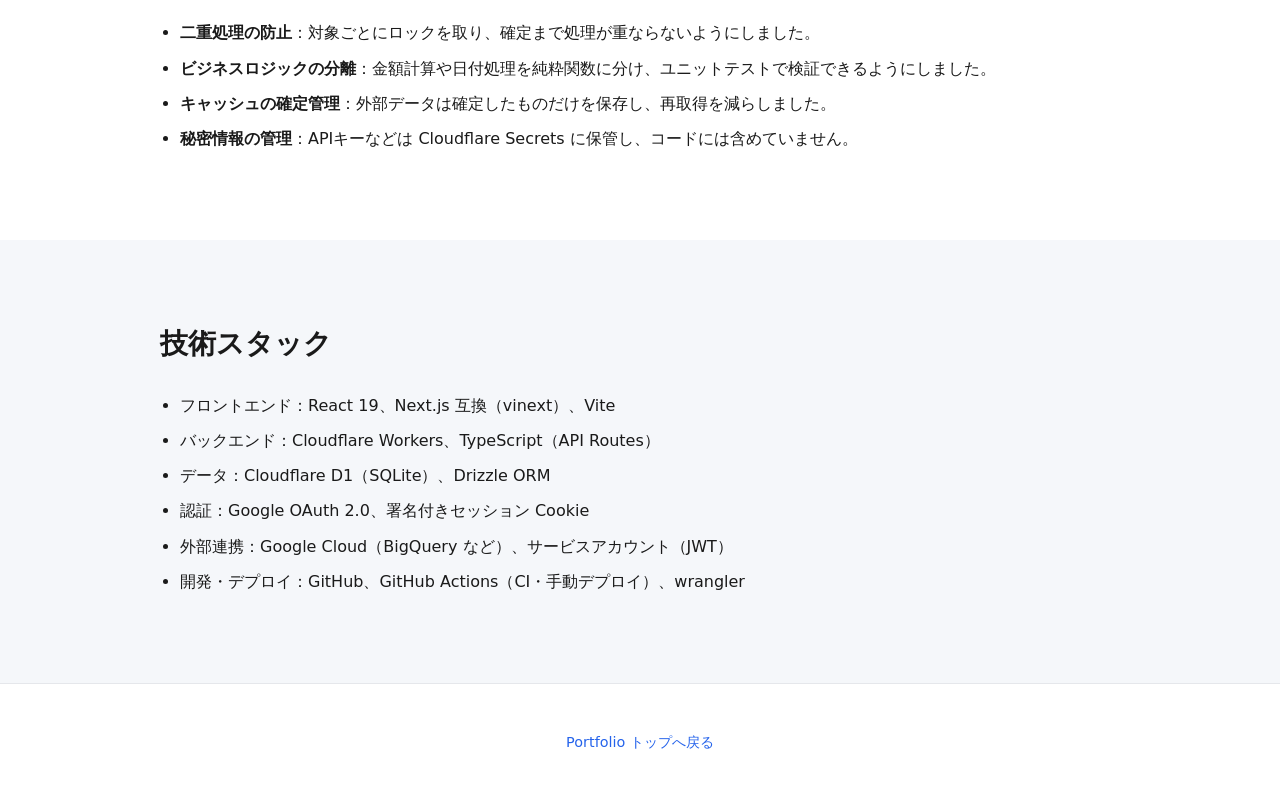
<file: projects/automation-tool.html>
<!DOCTYPE html>
<html lang="ja">
<head>
  <meta charset="UTF-8">
  <meta name="viewport" content="width=device-width, initial-scale=1.0">
  <title>社内業務の自動化ツール | 森下陽斗 Portfolio</title>
  <meta name="description" content="社内のデータ集計から帳票作成・外部サービスへの登録までを自動化する Web アプリ。">
  <link rel="canonical" href="https://mori560269.github.io/portfolio/projects/automation-tool.html">
  <meta property="og:type" content="article">
  <meta property="og:title" content="社内業務の自動化ツール | 森下陽斗 Portfolio">
  <meta property="og:description" content="社内のデータ集計から帳票作成・外部サービスへの登録までを自動化する Web アプリ。">
  <meta property="og:url" content="https://mori560269.github.io/portfolio/projects/automation-tool.html">
  <meta property="og:site_name" content="森下陽斗 Portfolio">
  <meta name="twitter:card" content="summary">
  <link rel="icon" href="../favicon.png" type="image/png">
  <link rel="apple-touch-icon" href="../apple-touch-icon.png">
  <link rel="stylesheet" href="../style.css?v=20261124a">
</head>
<body>

  <header class="site-header">
    <nav class="container nav">
      <a href="../index.html" class="logo">森下陽斗</a>
      <ul class="nav-links">
        <li><a href="../index.html#works">← Works に戻る</a></li>
      </ul>
    </nav>
  </header>

  <main>

    <section class="hero">
      <div class="container">
        <p class="eyebrow">Project</p>
        <h1>社内業務の自動化ツール</h1>
        <p class="lead">社内のデータを集計し、帳票の作成から外部サービスへの登録までを自動化する Web アプリです。長期インターンで開発に携わりました。</p>
        <ul class="tags">
          <li>TypeScript</li>
          <li>React</li>
          <li>Drizzle ORM</li>
          <li>Cloudflare Workers</li>
          <li>Cloudflare D1</li>
          <li>BigQuery</li>
          <li>GitHub Actions</li>
        </ul>
      </div>
    </section>

    <section class="section">
      <div class="container">
        <h2>構成</h2>
        <img src="../assets/automation-tool-architecture.svg" alt="業務自動化ツールの構成図" class="project-diagram">      </div>
    </section>

    <section class="section alt">
      <div class="container">
        <h2>主な機能</h2>
        <ul class="feature-list">
          <li>外部データの取得と金額の計算</li>
          <li>作成内容の確認・編集と、作成結果の一覧・履歴管理</li>
          <li>本番の送信前に結果を確認できる「空打ち」モード</li>
          <li>履歴の CSV 出力</li>
        </ul>
      </div>
    </section>

    <section class="section">
      <div class="container">
        <h2>設計の工夫</h2>
        <ul class="feature-list">
          <li><strong>二重処理の防止</strong>：対象ごとにロックを取り、確定まで処理が重ならないようにしました。</li>
          <li><strong>ビジネスロジックの分離</strong>：金額計算や日付処理を純粋関数に分け、ユニットテストで検証できるようにしました。</li>
          <li><strong>キャッシュの確定管理</strong>：外部データは確定したものだけを保存し、再取得を減らしました。</li>
          <li><strong>秘密情報の管理</strong>：APIキーなどは Cloudflare Secrets に保管し、コードには含めていません。</li>
        </ul>
      </div>
    </section>

    <section class="section alt">
      <div class="container">
        <h2>技術スタック</h2>
        <ul class="feature-list">
          <li>フロントエンド：React 19、Next.js 互換（vinext）、Vite</li>
          <li>バックエンド：Cloudflare Workers、TypeScript（API Routes）</li>
          <li>データ：Cloudflare D1（SQLite）、Drizzle ORM</li>
          <li>認証：Google OAuth 2.0、署名付きセッション Cookie</li>
          <li>外部連携：Google Cloud（BigQuery など）、サービスアカウント（JWT）</li>
          <li>開発・デプロイ：GitHub、GitHub Actions（CI・手動デプロイ）、wrangler</li>
        </ul>
      </div>
    </section>

  </main>

  <footer class="site-footer">
    <p><a href="../index.html">Portfolio トップへ戻る</a></p>
  </footer>

</body>
</html>
</file>
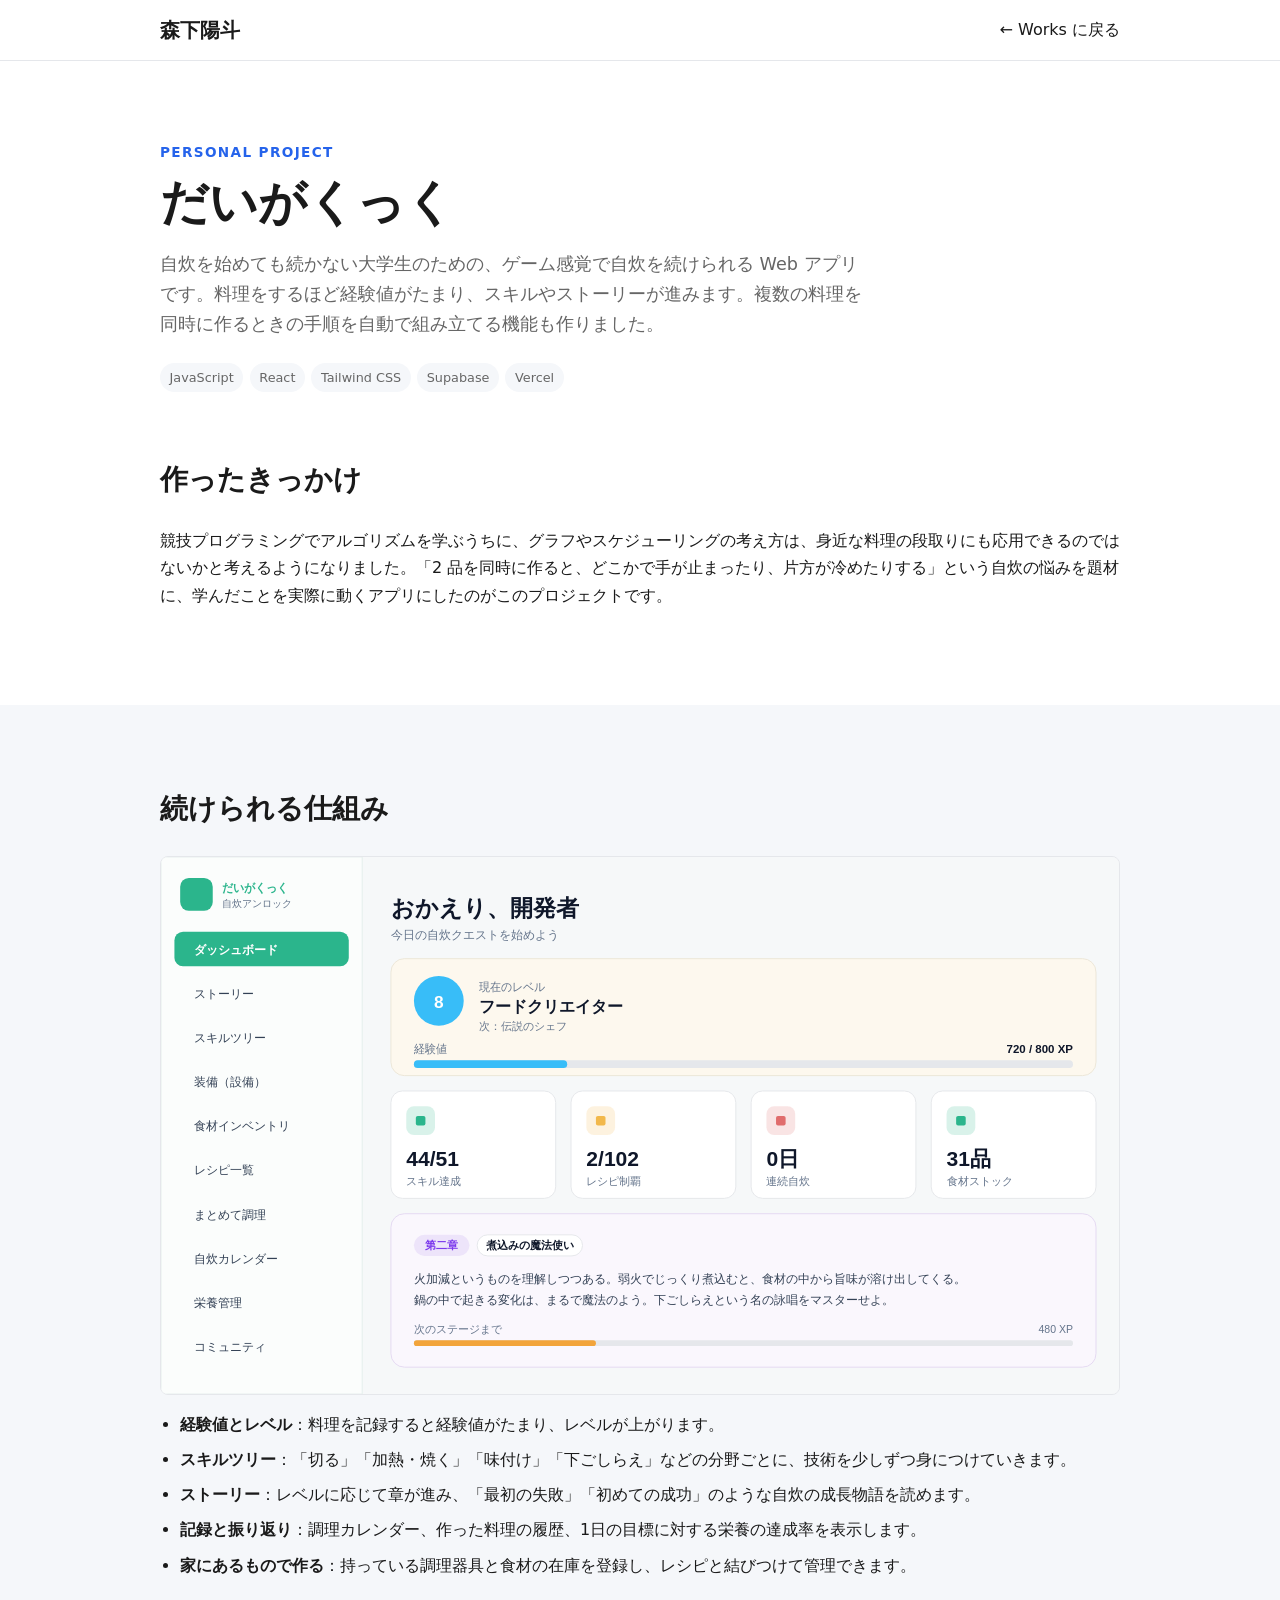
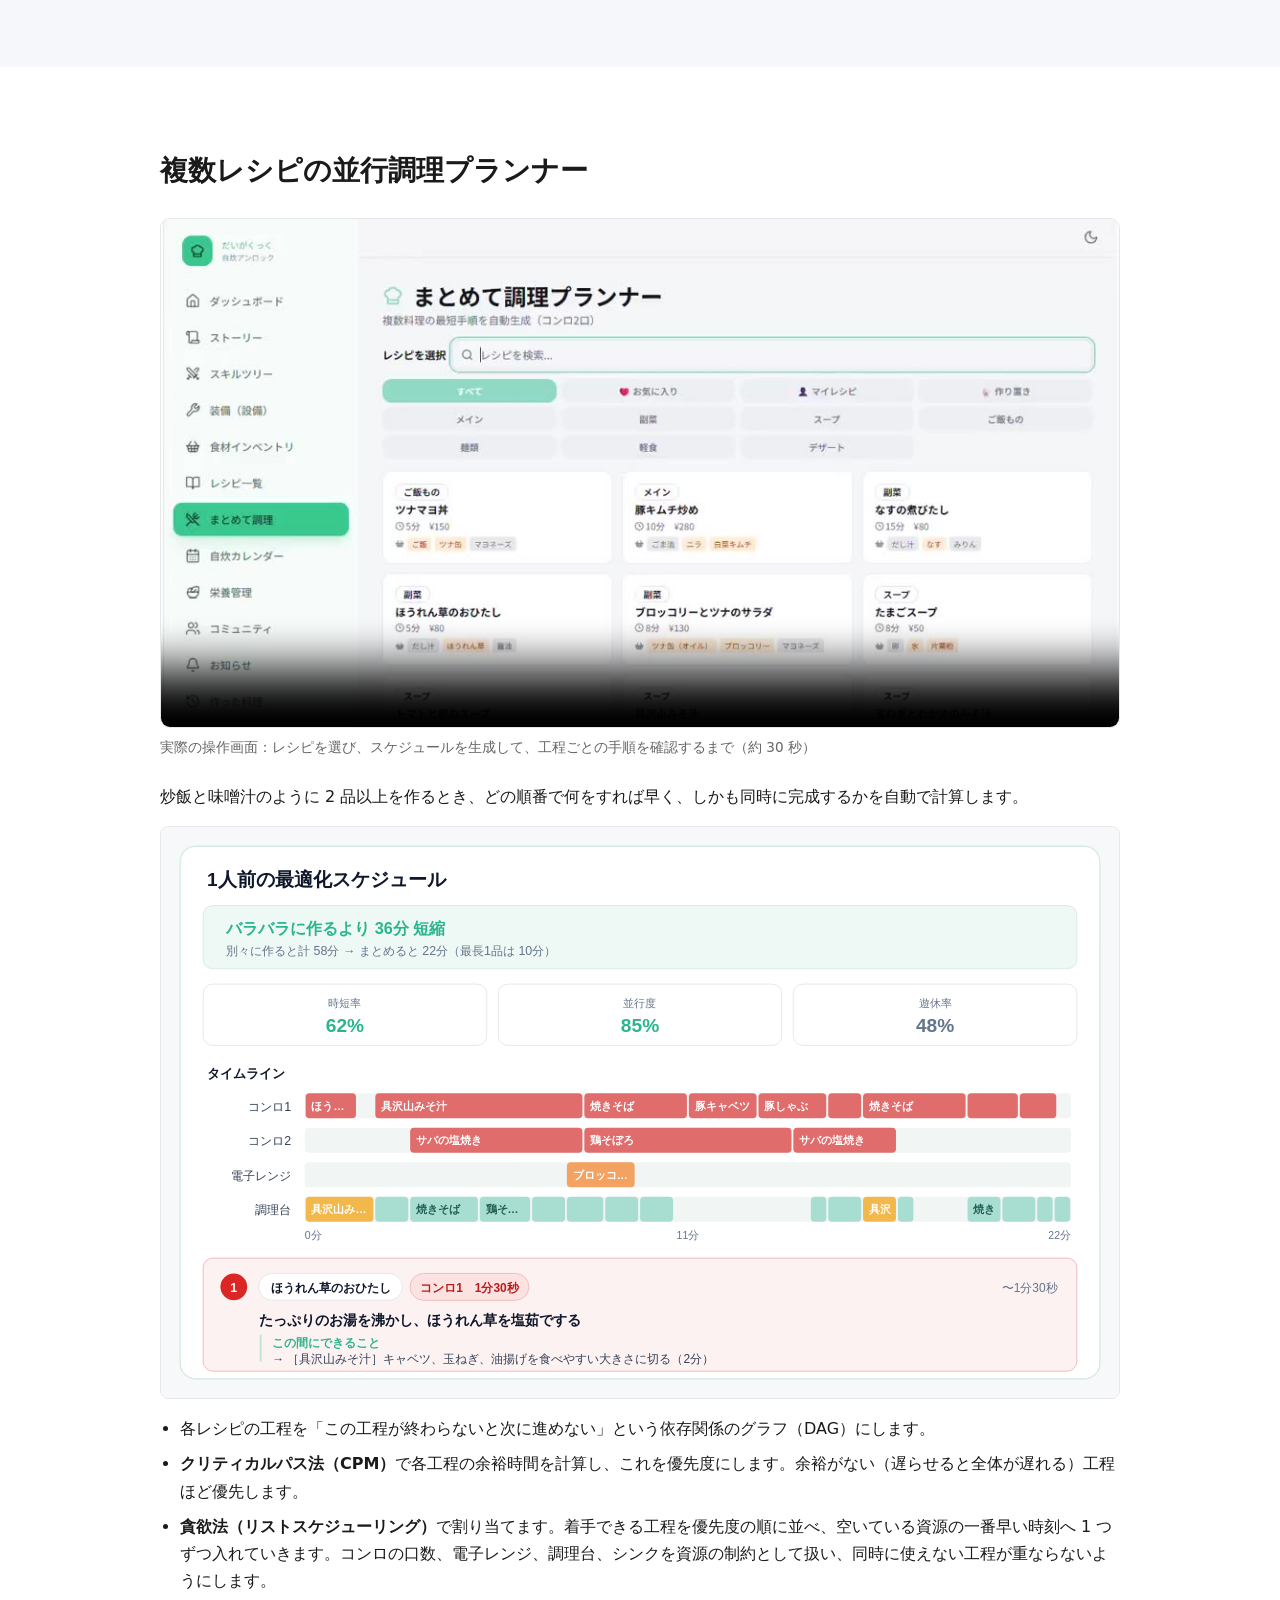
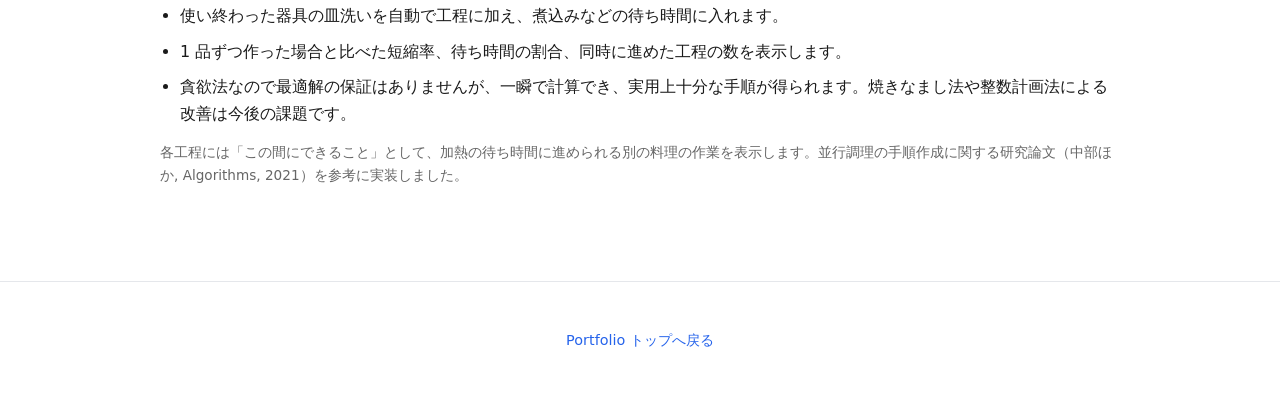
<file: projects/daigacook.html>
<!DOCTYPE html>
<html lang="ja">
<head>
  <meta charset="UTF-8">
  <meta name="viewport" content="width=device-width, initial-scale=1.0">
  <title>だいがくっく | 森下陽斗 Portfolio</title>
  <meta name="description" content="自炊をゲーム感覚で続けられる大学生向けWebアプリ。複数レシピを並行して作る調理手順を自動で組み立てる。">
  <link rel="canonical" href="https://mori560269.github.io/portfolio/projects/daigacook.html">
  <meta property="og:type" content="article">
  <meta property="og:title" content="だいがくっく | 森下陽斗 Portfolio">
  <meta property="og:description" content="自炊をゲーム感覚で続けられる大学生向けWebアプリ。複数レシピを並行して作る調理手順を自動で組み立てる。">
  <meta property="og:url" content="https://mori560269.github.io/portfolio/projects/daigacook.html">
  <meta property="og:site_name" content="森下陽斗 Portfolio">
  <meta name="twitter:card" content="summary">
  <link rel="icon" href="../favicon.png" type="image/png">
  <link rel="apple-touch-icon" href="../apple-touch-icon.png">
  <link rel="stylesheet" href="../style.css?v=20261124a">
</head>
<body>

  <header class="site-header">
    <nav class="container nav">
      <a href="../index.html" class="logo">森下陽斗</a>
      <ul class="nav-links">
        <li><a href="../index.html#works">← Works に戻る</a></li>
      </ul>
    </nav>
  </header>

  <main>

    <section class="hero">
      <div class="container">
        <p class="eyebrow">Personal Project</p>
        <h1>だいがくっく</h1>
        <p class="lead">自炊を始めても続かない大学生のための、ゲーム感覚で自炊を続けられる Web アプリです。料理をするほど経験値がたまり、スキルやストーリーが進みます。複数の料理を同時に作るときの手順を自動で組み立てる機能も作りました。</p>
        <ul class="tags">
          <li>JavaScript</li>
          <li>React</li>
          <li>Tailwind CSS</li>
          <li>Supabase</li>
          <li>Vercel</li>
        </ul>
      </div>
    </section>

    <section class="section">
      <div class="container">
        <h2>作ったきっかけ</h2>
        <p>競技プログラミングでアルゴリズムを学ぶうちに、グラフやスケジューリングの考え方は、身近な料理の段取りにも応用できるのではないかと考えるようになりました。「2 品を同時に作ると、どこかで手が止まったり、片方が冷めたりする」という自炊の悩みを題材に、学んだことを実際に動くアプリにしたのがこのプロジェクトです。</p>
      </div>
    </section>

    <section class="section alt">
      <div class="container">
        <h2>続けられる仕組み</h2>
        <img src="../assets/daigacook/dashboard.svg" alt="レベル・経験値・スキル達成数・ストーリーが並ぶダッシュボード画面" class="project-diagram" loading="lazy">
        <ul class="feature-list">
          <li><strong>経験値とレベル</strong>：料理を記録すると経験値がたまり、レベルが上がります。</li>
          <li><strong>スキルツリー</strong>：「切る」「加熱・焼く」「味付け」「下ごしらえ」などの分野ごとに、技術を少しずつ身につけていきます。</li>
          <li><strong>ストーリー</strong>：レベルに応じて章が進み、「最初の失敗」「初めての成功」のような自炊の成長物語を読めます。</li>
          <li><strong>記録と振り返り</strong>：調理カレンダー、作った料理の履歴、1日の目標に対する栄養の達成率を表示します。</li>
          <li><strong>家にあるもので作る</strong>：持っている調理器具と食材の在庫を登録し、レシピと結びつけて管理できます。</li>
        </ul>
      </div>
    </section>

    <section class="section">
      <div class="container">
        <h2>複数レシピの並行調理プランナー</h2>
        <video class="demo-video" src="../assets/daigacook/demo.mp4" poster="../assets/daigacook/demo-poster.jpg" autoplay muted loop playsinline controls preload="metadata" aria-label="レシピを選んで調理スケジュールを生成する操作の録画"></video>
        <p class="note">実際の操作画面：レシピを選び、スケジュールを生成して、工程ごとの手順を確認するまで（約 30 秒）</p>
        <p>炒飯と味噌汁のように 2 品以上を作るとき、どの順番で何をすれば早く、しかも同時に完成するかを自動で計算します。</p>
        <img src="../assets/daigacook/planner.svg" alt="複数の料理をコンロ2口・電子レンジ・調理台に割り当てたスケジュール画面。別々に作ると58分のところ22分に短縮" class="project-diagram" loading="lazy">
        <ul class="feature-list">
          <li>各レシピの工程を「この工程が終わらないと次に進めない」という依存関係のグラフ（DAG）にします。</li>
          <li><strong>クリティカルパス法（CPM）</strong>で各工程の余裕時間を計算し、これを優先度にします。余裕がない（遅らせると全体が遅れる）工程ほど優先します。</li>
          <li><strong>貪欲法（リストスケジューリング）</strong>で割り当てます。着手できる工程を優先度の順に並べ、空いている資源の一番早い時刻へ 1 つずつ入れていきます。コンロの口数、電子レンジ、調理台、シンクを資源の制約として扱い、同時に使えない工程が重ならないようにします。</li>
          <li>使い終わった器具の皿洗いを自動で工程に加え、煮込みなどの待ち時間に入れます。</li>
          <li>1 品ずつ作った場合と比べた短縮率、待ち時間の割合、同時に進めた工程の数を表示します。</li>
          <li>貪欲法なので最適解の保証はありませんが、一瞬で計算でき、実用上十分な手順が得られます。焼きなまし法や整数計画法による改善は今後の課題です。</li>
        </ul>
        <p class="note">各工程には「この間にできること」として、加熱の待ち時間に進められる別の料理の作業を表示します。並行調理の手順作成に関する研究論文（中部ほか, Algorithms, 2021）を参考に実装しました。</p>
      </div>
    </section>

  </main>

  <footer class="site-footer">
    <p><a href="../index.html">Portfolio トップへ戻る</a></p>
  </footer>

</body>
</html>
</file>
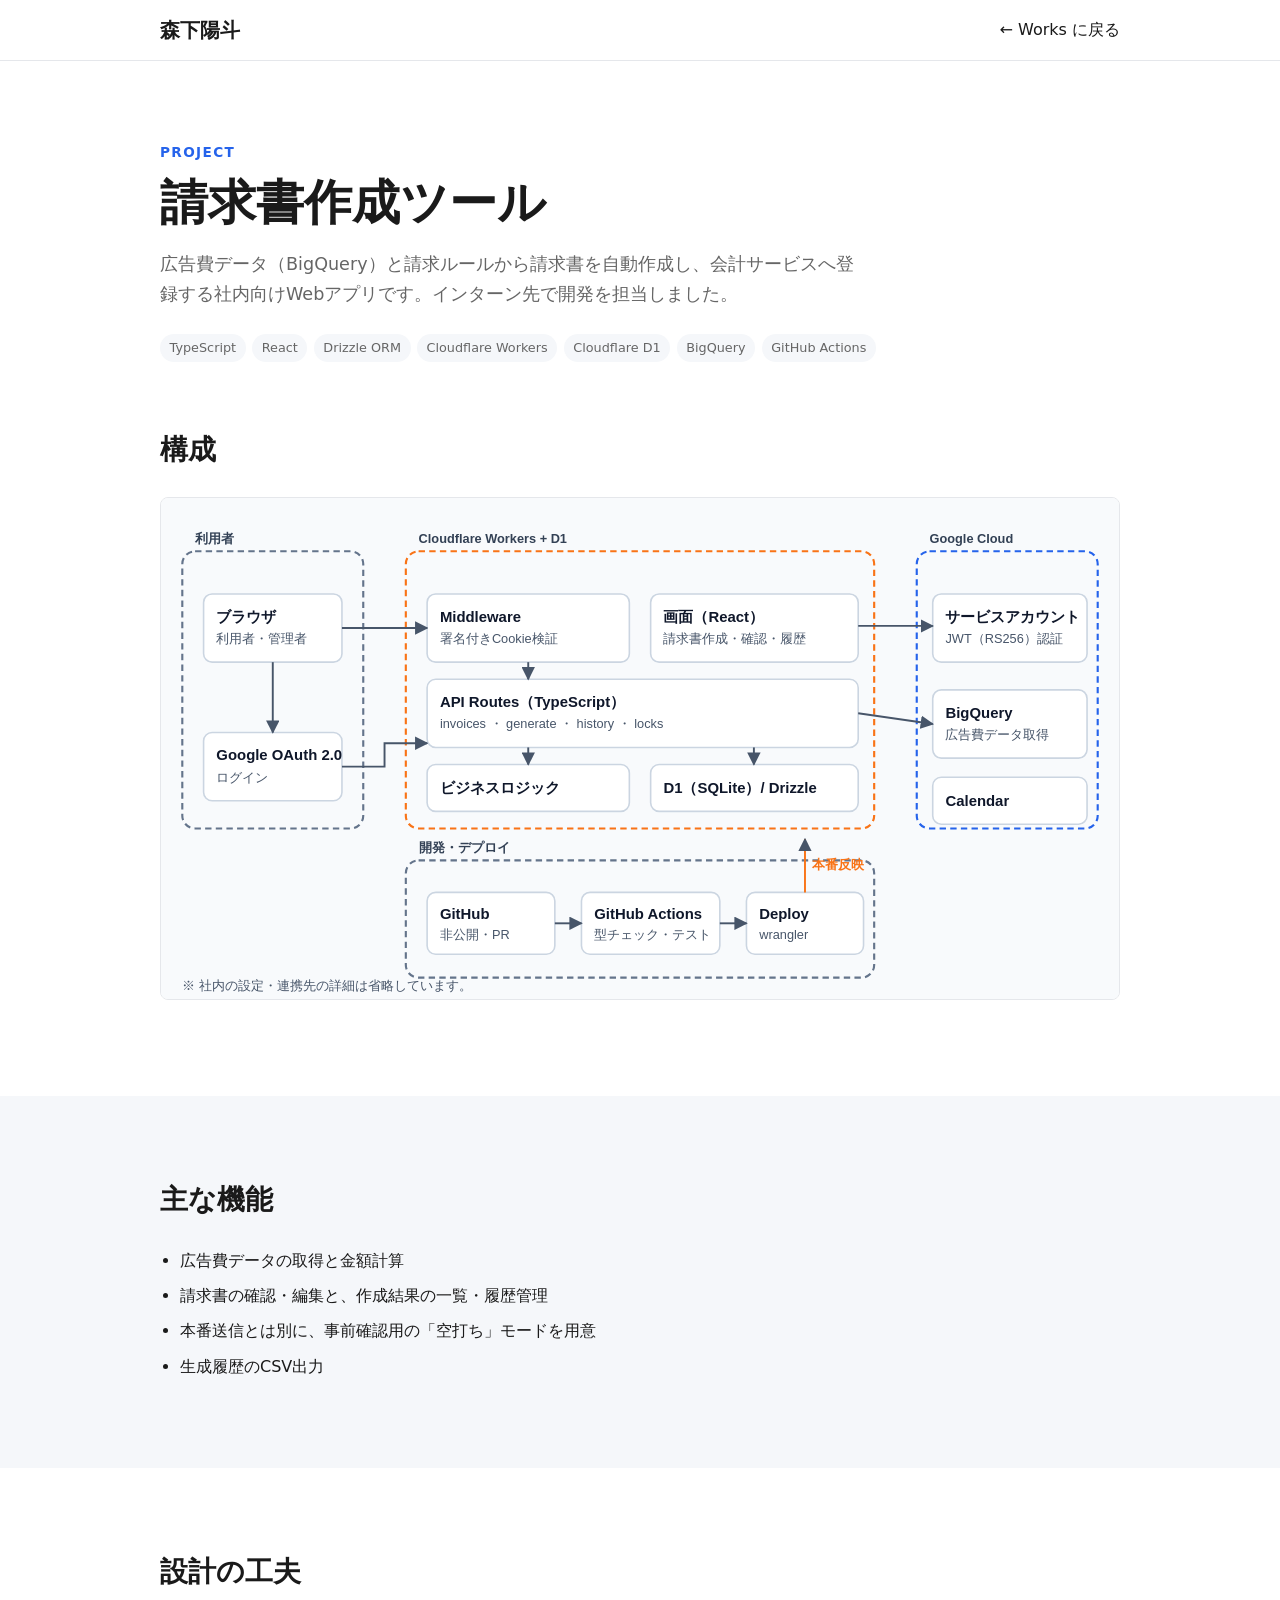
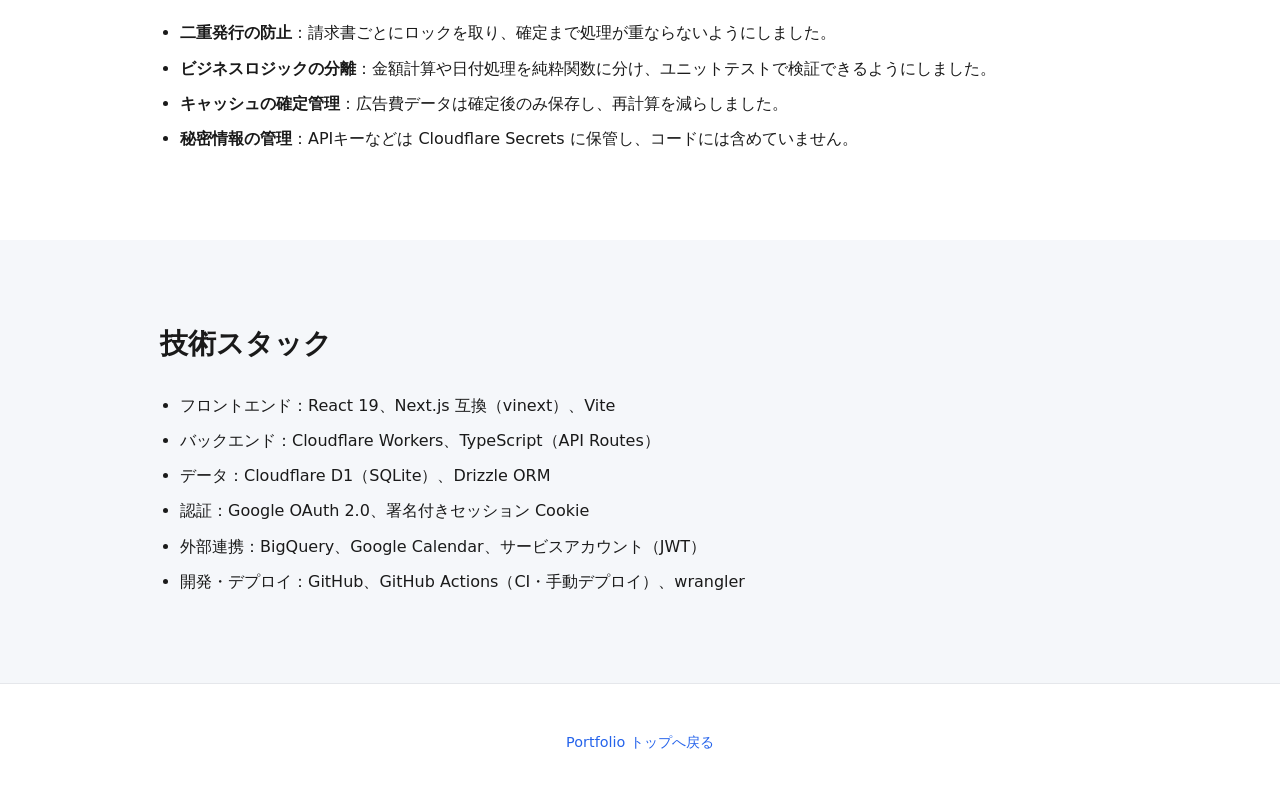
<file: projects/invoice-tool.html>
<!DOCTYPE html>
<html lang="ja">
<head>
  <meta charset="UTF-8">
  <meta name="viewport" content="width=device-width, initial-scale=1.0">
  <title>請求書作成ツール | 森下陽斗 Portfolio</title>
  <meta name="description" content="広告費データと請求ルールから請求書を自動作成するWebアプリの紹介。">
  <link rel="canonical" href="https://mori560269.github.io/portfolio/projects/invoice-tool.html">
  <meta property="og:type" content="article">
  <meta property="og:title" content="請求書作成ツール | 森下陽斗 Portfolio">
  <meta property="og:description" content="広告費データと請求ルールから請求書を自動作成するWebアプリの紹介。">
  <meta property="og:url" content="https://mori560269.github.io/portfolio/projects/invoice-tool.html">
  <meta property="og:site_name" content="森下陽斗 Portfolio">
  <meta name="twitter:card" content="summary">
  <link rel="stylesheet" href="../style.css?v=20261118l">
</head>
<body>

  <header class="site-header">
    <nav class="container nav">
      <a href="../index.html" class="logo">森下陽斗</a>
      <ul class="nav-links">
        <li><a href="../index.html#works">← Works に戻る</a></li>
      </ul>
    </nav>
  </header>

  <main>

    <section class="hero">
      <div class="container">
        <p class="eyebrow">Project</p>
        <h1>請求書作成ツール</h1>
        <p class="lead">広告費データ（BigQuery）と請求ルールから請求書を自動作成し、会計サービスへ登録する社内向けWebアプリです。インターン先で開発を担当しました。</p>
        <ul class="tags">
          <li>TypeScript</li>
          <li>React</li>
          <li>Drizzle ORM</li>
          <li>Cloudflare Workers</li>
          <li>Cloudflare D1</li>
          <li>BigQuery</li>
          <li>GitHub Actions</li>
        </ul>
      </div>
    </section>

    <section class="section">
      <div class="container">
        <h2>構成</h2>
        <img src="../assets/invoice-tool-architecture.svg" alt="請求書作成ツールの構成図" class="project-diagram">      </div>
    </section>

    <section class="section alt">
      <div class="container">
        <h2>主な機能</h2>
        <ul class="feature-list">
          <li>広告費データの取得と金額計算</li>
          <li>請求書の確認・編集と、作成結果の一覧・履歴管理</li>
          <li>本番送信とは別に、事前確認用の「空打ち」モードを用意</li>
          <li>生成履歴のCSV出力</li>
        </ul>
      </div>
    </section>

    <section class="section">
      <div class="container">
        <h2>設計の工夫</h2>
        <ul class="feature-list">
          <li><strong>二重発行の防止</strong>：請求書ごとにロックを取り、確定まで処理が重ならないようにしました。</li>
          <li><strong>ビジネスロジックの分離</strong>：金額計算や日付処理を純粋関数に分け、ユニットテストで検証できるようにしました。</li>
          <li><strong>キャッシュの確定管理</strong>：広告費データは確定後のみ保存し、再計算を減らしました。</li>
          <li><strong>秘密情報の管理</strong>：APIキーなどは Cloudflare Secrets に保管し、コードには含めていません。</li>
        </ul>
      </div>
    </section>

    <section class="section alt">
      <div class="container">
        <h2>技術スタック</h2>
        <ul class="feature-list">
          <li>フロントエンド：React 19、Next.js 互換（vinext）、Vite</li>
          <li>バックエンド：Cloudflare Workers、TypeScript（API Routes）</li>
          <li>データ：Cloudflare D1（SQLite）、Drizzle ORM</li>
          <li>認証：Google OAuth 2.0、署名付きセッション Cookie</li>
          <li>外部連携：BigQuery、Google Calendar、サービスアカウント（JWT）</li>
          <li>開発・デプロイ：GitHub、GitHub Actions（CI・手動デプロイ）、wrangler</li>
        </ul>
      </div>
    </section>

  </main>

  <footer class="site-footer">
    <p><a href="../index.html">Portfolio トップへ戻る</a></p>
  </footer>

</body>
</html>
</file>
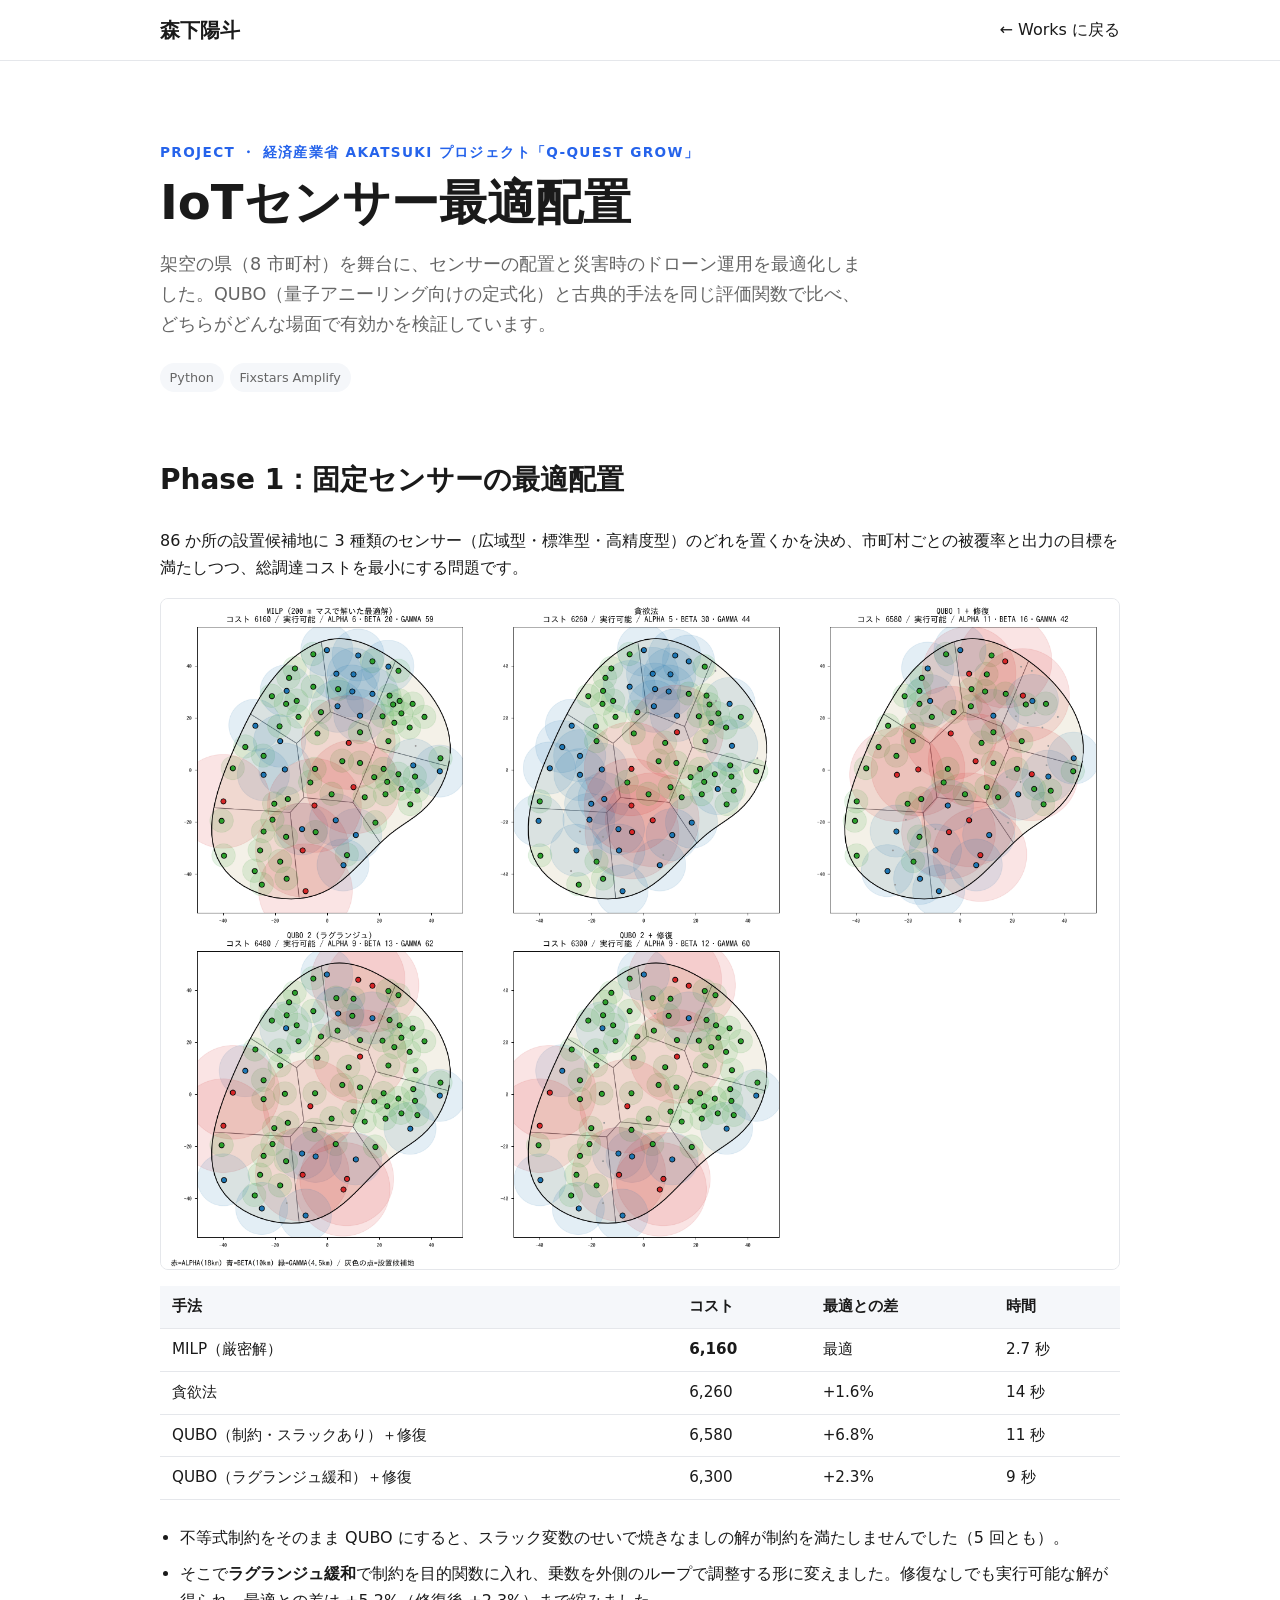
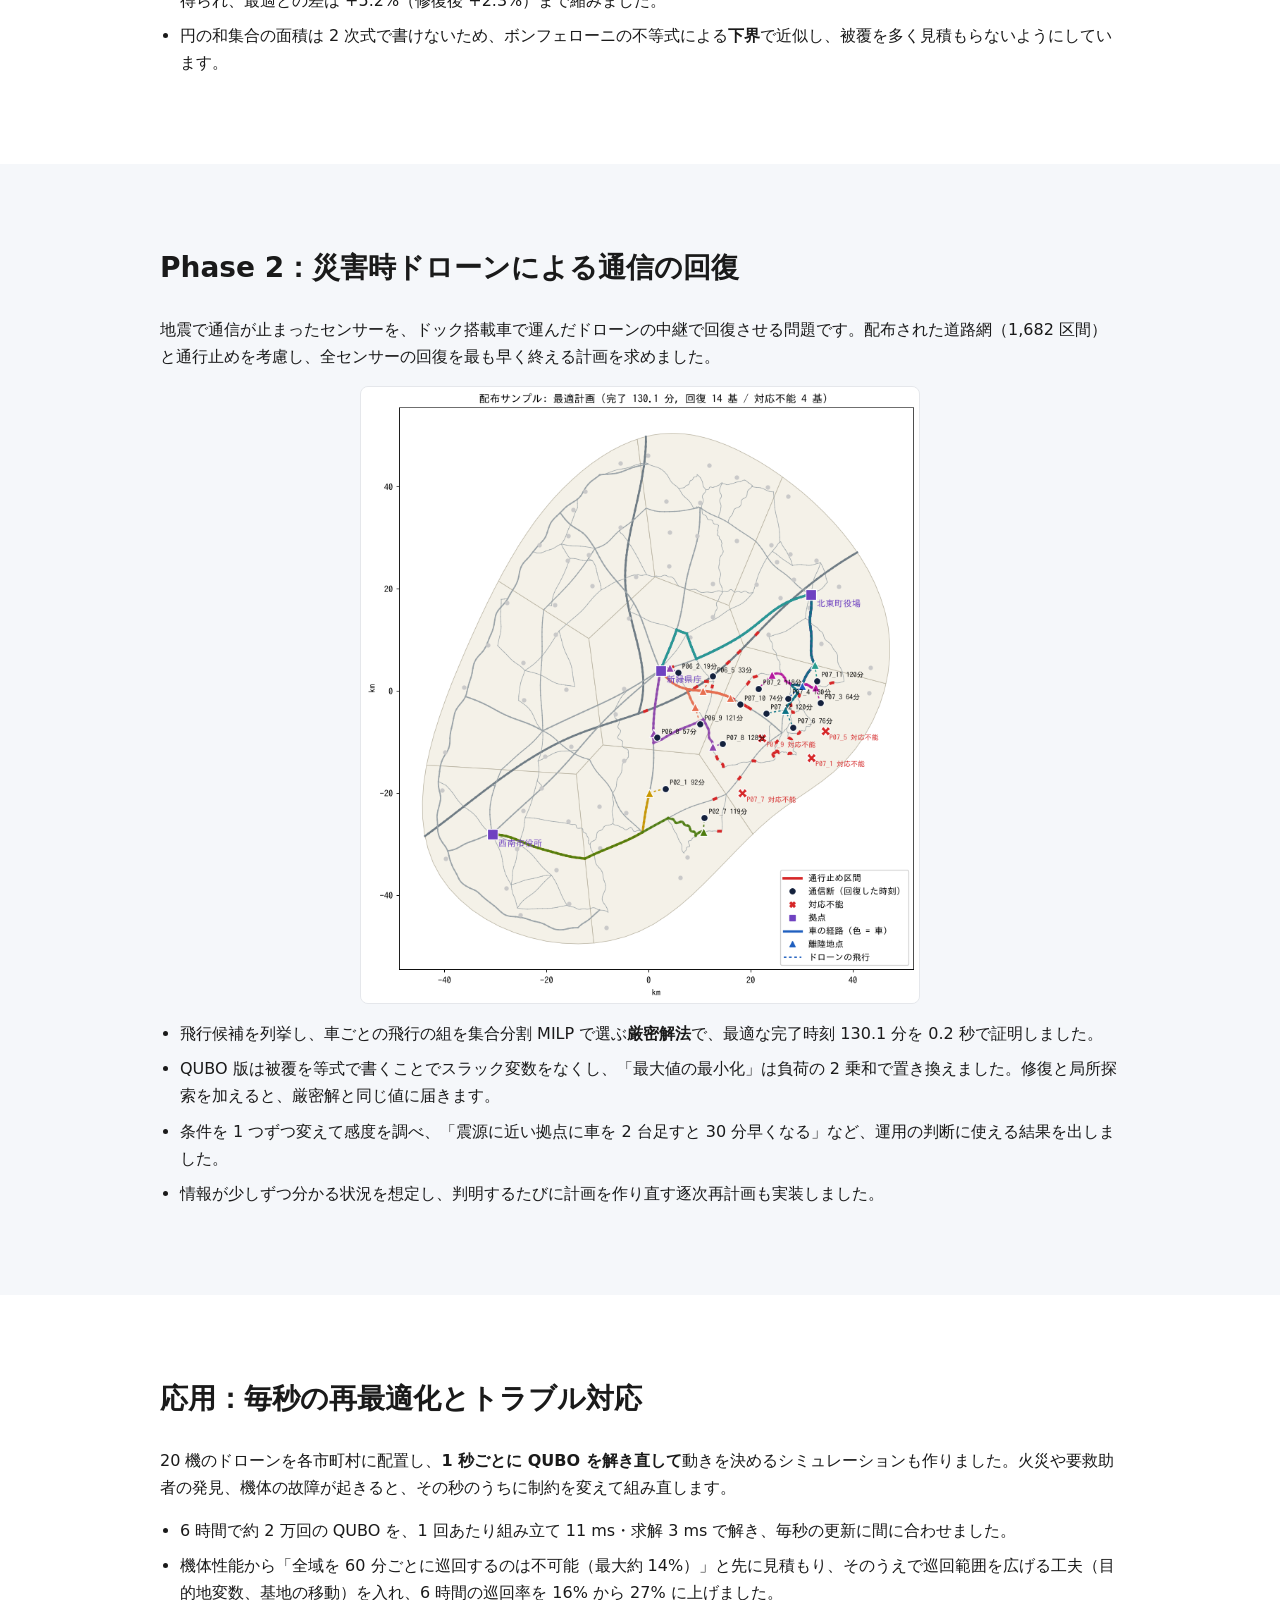
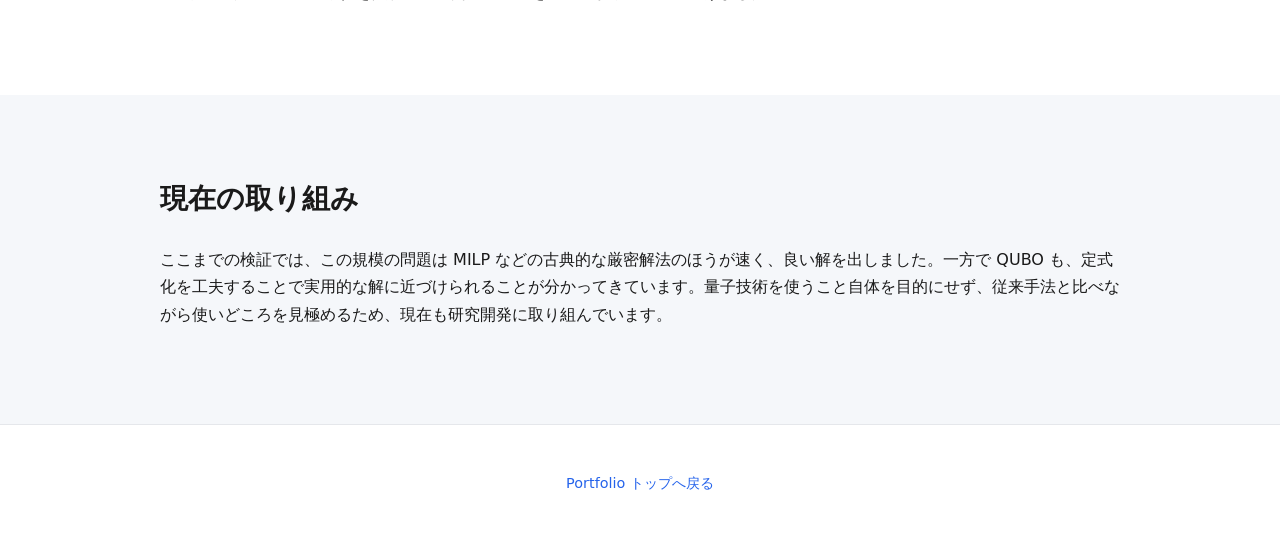
<file: projects/q-quest-grow.html>
<!DOCTYPE html>
<html lang="ja">
<head>
  <meta charset="UTF-8">
  <meta name="viewport" content="width=device-width, initial-scale=1.0">
  <title>IoTセンサー最適配置（Q-Quest GROW） | 森下陽斗 Portfolio</title>
  <meta name="description" content="QUBO・量子アニーリングと古典的手法（MILP・ヒューリスティック）を比較した、センサー配置とドローン運用の最適化。">
  <link rel="canonical" href="https://mori560269.github.io/portfolio/projects/q-quest-grow.html">
  <meta property="og:type" content="article">
  <meta property="og:title" content="IoTセンサー最適配置（Q-Quest GROW） | 森下陽斗 Portfolio">
  <meta property="og:description" content="QUBO・量子アニーリングと古典的手法（MILP・ヒューリスティック）を比較した、センサー配置とドローン運用の最適化。">
  <meta property="og:url" content="https://mori560269.github.io/portfolio/projects/q-quest-grow.html">
  <meta property="og:site_name" content="森下陽斗 Portfolio">
  <meta name="twitter:card" content="summary">
  <link rel="icon" href="../favicon.png" type="image/png">
  <link rel="apple-touch-icon" href="../apple-touch-icon.png">
  <link rel="stylesheet" href="../style.css?v=20261124a">
</head>
<body>

  <header class="site-header">
    <nav class="container nav">
      <a href="../index.html" class="logo">森下陽斗</a>
      <ul class="nav-links">
        <li><a href="../index.html#works">← Works に戻る</a></li>
      </ul>
    </nav>
  </header>

  <main>

    <section class="hero">
      <div class="container">
        <p class="eyebrow">Project ・ 経済産業省 AKATSUKI プロジェクト「Q-Quest GROW」</p>
        <h1>IoTセンサー最適配置</h1>
        <p class="lead">架空の県（8 市町村）を舞台に、センサーの配置と災害時のドローン運用を最適化しました。QUBO（量子アニーリング向けの定式化）と古典的手法を同じ評価関数で比べ、どちらがどんな場面で有効かを検証しています。</p>
        <ul class="tags">
          <li>Python</li>
          <li>Fixstars Amplify</li>
        </ul>
      </div>
    </section>

    <section class="section">
      <div class="container">
        <h2>Phase 1：固定センサーの最適配置</h2>
        <p>86 か所の設置候補地に 3 種類のセンサー（広域型・標準型・高精度型）のどれを置くかを決め、市町村ごとの被覆率と出力の目標を満たしつつ、総調達コストを最小にする問題です。</p>
        <img src="../assets/qquest/placement-compare.png" alt="MILP・貪欲法・QUBOの配置結果の比較地図" class="project-diagram" loading="lazy">
        <div class="table-wrap">
          <table>
            <thead><tr><th>手法</th><th>コスト</th><th>最適との差</th><th>時間</th></tr></thead>
            <tbody>
              <tr><td>MILP（厳密解）</td><td><strong>6,160</strong></td><td>最適</td><td>2.7 秒</td></tr>
              <tr><td>貪欲法</td><td>6,260</td><td>+1.6%</td><td>14 秒</td></tr>
              <tr><td>QUBO（制約・スラックあり）＋修復</td><td>6,580</td><td>+6.8%</td><td>11 秒</td></tr>
              <tr><td>QUBO（ラグランジュ緩和）＋修復</td><td>6,300</td><td>+2.3%</td><td>9 秒</td></tr>
            </tbody>
          </table>
        </div>
        <ul class="feature-list">
          <li>不等式制約をそのまま QUBO にすると、スラック変数のせいで焼きなましの解が制約を満たしませんでした（5 回とも）。</li>
          <li>そこで<strong>ラグランジュ緩和</strong>で制約を目的関数に入れ、乗数を外側のループで調整する形に変えました。修復なしでも実行可能な解が得られ、最適との差は +5.2%（修復後 +2.3%）まで縮みました。</li>
          <li>円の和集合の面積は 2 次式で書けないため、ボンフェローニの不等式による<strong>下界</strong>で近似し、被覆を多く見積もらないようにしています。</li>
        </ul>
      </div>
    </section>

    <section class="section alt">
      <div class="container">
        <h2>Phase 2：災害時ドローンによる通信の回復</h2>
        <p>地震で通信が止まったセンサーを、ドック搭載車で運んだドローンの中継で回復させる問題です。配布された道路網（1,682 区間）と通行止めを考慮し、全センサーの回復を最も早く終える計画を求めました。</p>
        <img src="../assets/qquest/phase2-plan.png" alt="車とドローンの最適計画の地図" class="project-diagram narrow" loading="lazy">
        <ul class="feature-list">
          <li>飛行候補を列挙し、車ごとの飛行の組を集合分割 MILP で選ぶ<strong>厳密解法</strong>で、最適な完了時刻 130.1 分を 0.2 秒で証明しました。</li>
          <li>QUBO 版は被覆を等式で書くことでスラック変数をなくし、「最大値の最小化」は負荷の 2 乗和で置き換えました。修復と局所探索を加えると、厳密解と同じ値に届きます。</li>
          <li>条件を 1 つずつ変えて感度を調べ、「震源に近い拠点に車を 2 台足すと 30 分早くなる」など、運用の判断に使える結果を出しました。</li>
          <li>情報が少しずつ分かる状況を想定し、判明するたびに計画を作り直す逐次再計画も実装しました。</li>
        </ul>
      </div>
    </section>

    <section class="section">
      <div class="container">
        <h2>応用：毎秒の再最適化とトラブル対応</h2>
        <p>20 機のドローンを各市町村に配置し、<strong>1 秒ごとに QUBO を解き直して</strong>動きを決めるシミュレーションも作りました。火災や要救助者の発見、機体の故障が起きると、その秒のうちに制約を変えて組み直します。</p>
        <ul class="feature-list">
          <li>6 時間で約 2 万回の QUBO を、1 回あたり組み立て 11 ms・求解 3 ms で解き、毎秒の更新に間に合わせました。</li>
          <li>機体性能から「全域を 60 分ごとに巡回するのは不可能（最大約 14%）」と先に見積もり、そのうえで巡回範囲を広げる工夫（目的地変数、基地の移動）を入れ、6 時間の巡回率を 16% から 27% に上げました。</li>
        </ul>
      </div>
    </section>

    <section class="section alt">
      <div class="container">
        <h2>現在の取り組み</h2>
        <p>ここまでの検証では、この規模の問題は MILP などの古典的な厳密解法のほうが速く、良い解を出しました。一方で QUBO も、定式化を工夫することで実用的な解に近づけられることが分かってきています。量子技術を使うこと自体を目的にせず、従来手法と比べながら使いどころを見極めるため、現在も研究開発に取り組んでいます。</p>
      </div>
    </section>

  </main>

  <footer class="site-footer">
    <p><a href="../index.html">Portfolio トップへ戻る</a></p>
  </footer>

</body>
</html>
</file>
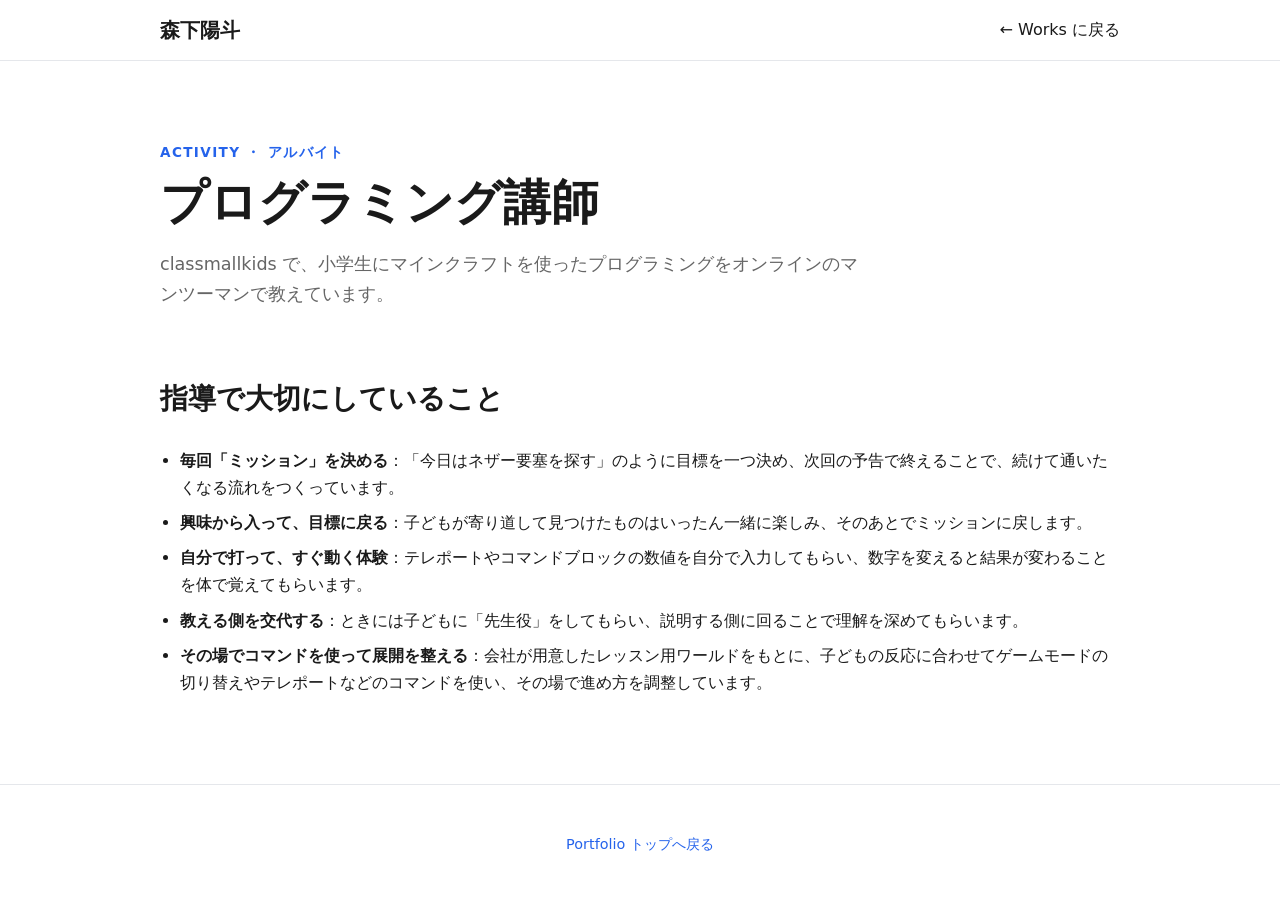
<file: projects/teaching.html>
<!DOCTYPE html>
<html lang="ja">
<head>
  <meta charset="UTF-8">
  <meta name="viewport" content="width=device-width, initial-scale=1.0">
  <title>プログラミング講師 | 森下陽斗 Portfolio</title>
  <meta name="description" content="小学生へのマインクラフトを使ったプログラミング指導">
  <link rel="canonical" href="https://mori560269.github.io/portfolio/projects/teaching.html">
  <meta property="og:type" content="article">
  <meta property="og:title" content="プログラミング講師 | 森下陽斗 Portfolio">
  <meta property="og:description" content="小学生へのマインクラフトを使ったプログラミング指導">
  <meta property="og:url" content="https://mori560269.github.io/portfolio/projects/teaching.html">
  <meta property="og:site_name" content="森下陽斗 Portfolio">
  <meta name="twitter:card" content="summary">
  <link rel="icon" href="../favicon.png" type="image/png">
  <link rel="apple-touch-icon" href="../apple-touch-icon.png">
  <link rel="stylesheet" href="../style.css?v=20261124a">
</head>
<body>

  <header class="site-header">
    <nav class="container nav">
      <a href="../index.html" class="logo">森下陽斗</a>
      <ul class="nav-links">
        <li><a href="../index.html#works">← Works に戻る</a></li>
      </ul>
    </nav>
  </header>

  <main>

    <section class="hero">
      <div class="container">
        <p class="eyebrow">Activity ・ アルバイト</p>
        <h1>プログラミング講師</h1>
        <p class="lead">classmallkids で、小学生にマインクラフトを使ったプログラミングをオンラインのマンツーマンで教えています。</p>
      </div>
    </section>

    <section class="section">
      <div class="container">
        <h2>指導で大切にしていること</h2>
        <ul class="feature-list">
          <li><strong>毎回「ミッション」を決める</strong>：「今日はネザー要塞を探す」のように目標を一つ決め、次回の予告で終えることで、続けて通いたくなる流れをつくっています。</li>
          <li><strong>興味から入って、目標に戻る</strong>：子どもが寄り道して見つけたものはいったん一緒に楽しみ、そのあとでミッションに戻します。</li>
          <li><strong>自分で打って、すぐ動く体験</strong>：テレポートやコマンドブロックの数値を自分で入力してもらい、数字を変えると結果が変わることを体で覚えてもらいます。</li>
          <li><strong>教える側を交代する</strong>：ときには子どもに「先生役」をしてもらい、説明する側に回ることで理解を深めてもらいます。</li>
          <li><strong>その場でコマンドを使って展開を整える</strong>：会社が用意したレッスン用ワールドをもとに、子どもの反応に合わせてゲームモードの切り替えやテレポートなどのコマンドを使い、その場で進め方を調整しています。</li>
        </ul>
      </div>
    </section>

  </main>

  <footer class="site-footer">
    <p><a href="../index.html">Portfolio トップへ戻る</a></p>
  </footer>

</body>
</html>
</file>
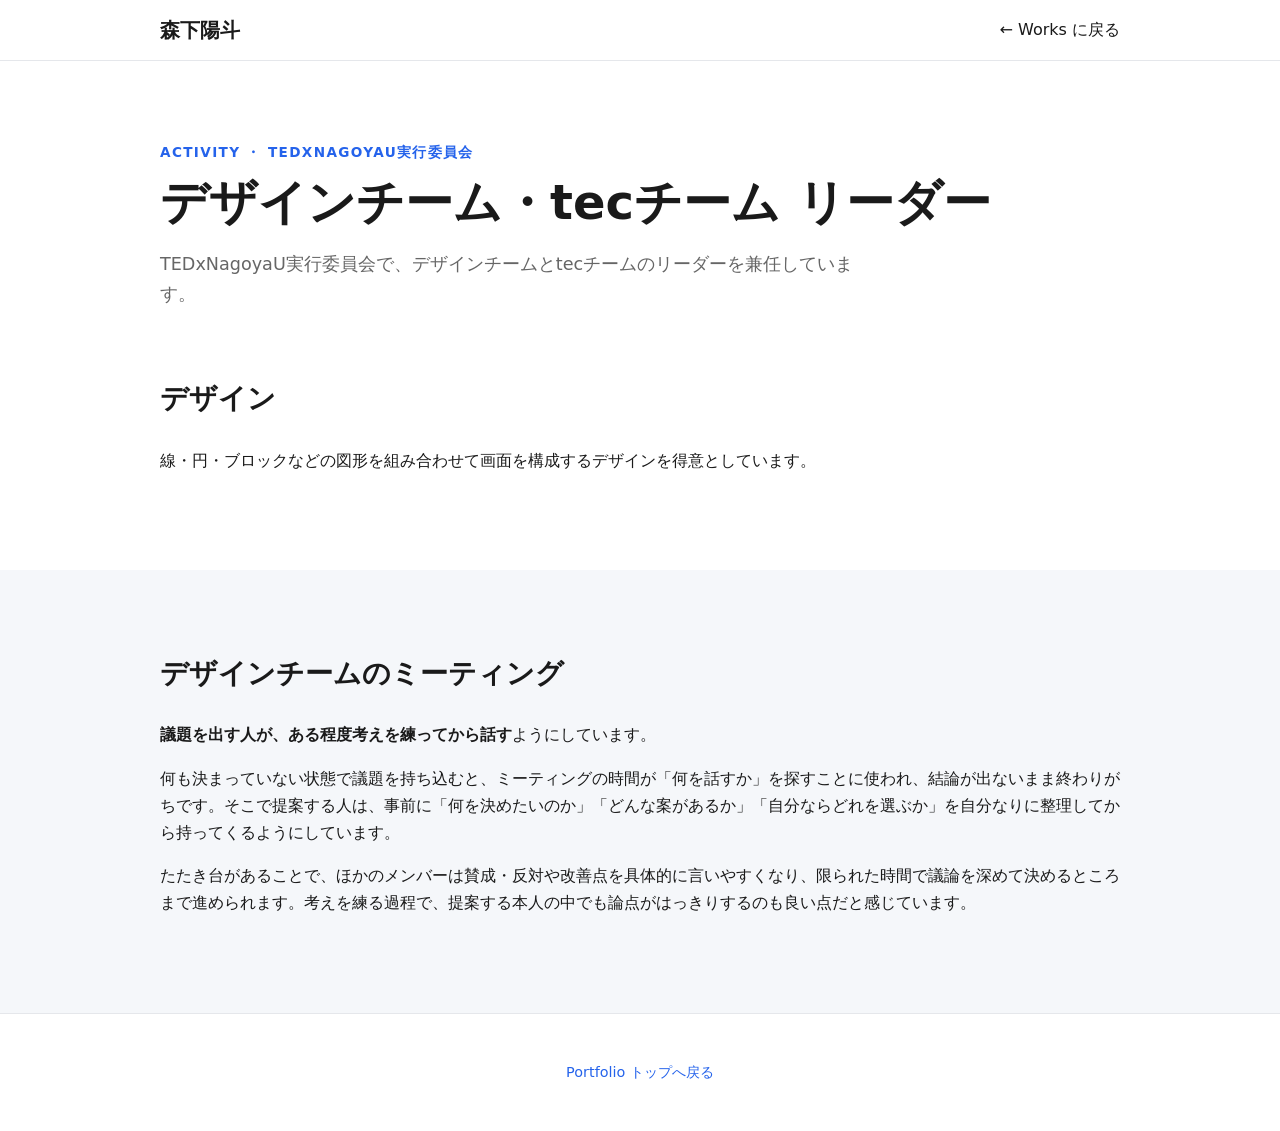
<file: projects/tedx.html>
<!DOCTYPE html>
<html lang="ja">
<head>
  <meta charset="UTF-8">
  <meta name="viewport" content="width=device-width, initial-scale=1.0">
  <title>TEDxNagoyaU実行委員会 | 森下陽斗 Portfolio</title>
  <meta name="description" content="TEDxNagoyaU実行委員会でデザインチームとtecチームのリーダーを務め、運営に関わる人がつながり、動きやすくなる組織づくりに取り組んでいます。">
  <link rel="canonical" href="https://mori560269.github.io/portfolio/projects/tedx.html">
  <meta property="og:type" content="article">
  <meta property="og:title" content="TEDxNagoyaU実行委員会 | 森下陽斗 Portfolio">
  <meta property="og:description" content="TEDxNagoyaU実行委員会でデザインチームとtecチームのリーダーを務め、運営に関わる人がつながり、動きやすくなる組織づくりに取り組んでいます。">
  <meta property="og:url" content="https://mori560269.github.io/portfolio/projects/tedx.html">
  <meta property="og:site_name" content="森下陽斗 Portfolio">
  <meta name="twitter:card" content="summary">
  <link rel="icon" href="../favicon.png" type="image/png">
  <link rel="apple-touch-icon" href="../apple-touch-icon.png">
  <link rel="stylesheet" href="../style.css?v=20261124a">
</head>
<body>

  <header class="site-header">
    <nav class="container nav">
      <a href="../index.html" class="logo">森下陽斗</a>
      <ul class="nav-links">
        <li><a href="../index.html#works">← Works に戻る</a></li>
      </ul>
    </nav>
  </header>

  <main>

    <section class="hero">
      <div class="container">
        <p class="eyebrow">Activity ・ TEDxNagoyaU実行委員会</p>
        <h1>デザインチーム・tecチーム リーダー</h1>
        <p class="lead">TEDxNagoyaU実行委員会で、デザインチームとtecチームのリーダーを兼任しています。</p>
      </div>
    </section>

    <section class="section">
      <div class="container">
        <h2>デザイン</h2>
        <p>線・円・ブロックなどの図形を組み合わせて画面を構成するデザインを得意としています。</p>
      </div>
    </section>

    <section class="section alt">
      <div class="container">
        <h2>デザインチームのミーティング</h2>
        <p><strong>議題を出す人が、ある程度考えを練ってから話す</strong>ようにしています。</p>
        <p>何も決まっていない状態で議題を持ち込むと、ミーティングの時間が「何を話すか」を探すことに使われ、結論が出ないまま終わりがちです。そこで提案する人は、事前に「何を決めたいのか」「どんな案があるか」「自分ならどれを選ぶか」を自分なりに整理してから持ってくるようにしています。</p>
        <p>たたき台があることで、ほかのメンバーは賛成・反対や改善点を具体的に言いやすくなり、限られた時間で議論を深めて決めるところまで進められます。考えを練る過程で、提案する本人の中でも論点がはっきりするのも良い点だと感じています。</p>
      </div>
    </section>

  </main>

  <footer class="site-footer">
    <p><a href="../index.html">Portfolio トップへ戻る</a></p>
  </footer>

</body>
</html>
</file>
<file: style.css>
:root {
  --bg: #ffffff;
  --fg: #1a1a1a;
  --muted: #666666;
  --accent: #2563eb;
  --alt-bg: #f5f7fa;
  --radius: 12px;
  --max-width: 960px;
}

*,
*::before,
*::after {
  box-sizing: border-box;
}

html {
  scroll-behavior: smooth;
}

body {
  margin: 0;
  font-family: "Hiragino Sans", "Noto Sans JP", "Yu Gothic", system-ui, sans-serif;
  line-height: 1.7;
  color: var(--fg);
  background: var(--bg);
}

a {
  color: var(--accent);
  text-decoration: none;
}

a:hover {
  text-decoration: underline;
}

.container {
  width: min(100% - 2rem, var(--max-width));
  margin-inline: auto;
}

/* Header */
.site-header {
  position: sticky;
  top: 0;
  background: rgba(255, 255, 255, 0.9);
  backdrop-filter: blur(8px);
  border-bottom: 1px solid #e5e7eb;
  z-index: 10;
}

.nav {
  display: flex;
  align-items: center;
  justify-content: space-between;
  height: 60px;
}

.logo {
  font-weight: 700;
  font-size: 1.25rem;
  color: var(--fg);
}

.nav-links {
  display: flex;
  gap: 1.5rem;
  list-style: none;
  margin: 0;
  padding: 0;
}

.nav-links a {
  color: var(--fg);
}

/* Hero */
.hero {
  padding: 5rem 0 1rem;
}

.eyebrow {
  margin: 0 0 0.5rem;
  color: var(--accent);
  font-weight: 600;
  letter-spacing: 0.1em;
  text-transform: uppercase;
  font-size: 0.85rem;
}

.hero h1 {
  margin: 0 0 1rem;
  font-size: clamp(2rem, 5vw, 3rem);
  line-height: 1.25;
}

.lead {
  font-size: 1.1rem;
  color: var(--muted);
  max-width: 40em;
}

.btn {
  display: inline-block;
  margin-top: 1.5rem;
  padding: 0.75rem 1.5rem;
  border-radius: 999px;
  background: var(--accent);
  color: #fff;
  font-weight: 600;
}

.btn:hover {
  text-decoration: none;
  opacity: 0.9;
}

/* Sections */
.section {
  padding: 5rem 0;
}

.section.alt {
  background: var(--alt-bg);
}

.section h2 {
  margin: 0 0 1.5rem;
  font-size: 1.75rem;
}

.skills {
  display: flex;
  flex-wrap: wrap;
  gap: 0.5rem;
  list-style: none;
  padding: 0;
  margin: 1.5rem 0 0;
}

.skills li {
  padding: 0.35rem 0.9rem;
  border: 1px solid #d1d5db;
  border-radius: 999px;
  font-size: 0.9rem;
}

/* Cards */
.grid {
  display: grid;
  gap: 1.5rem;
  grid-template-columns: repeat(auto-fit, minmax(260px, 1fr));
}

.card {
  padding: 1.5rem;
  background: #fff;
  border-radius: var(--radius);
  box-shadow: 0 1px 3px rgba(0, 0, 0, 0.08);
}

.card h3 {
  margin: 0 0 0.5rem;
}

.card p {
  margin: 0 0 1rem;
  color: var(--muted);
}

.card-link {
  font-weight: 600;
}

.project-diagram {
  display: block;
  width: 100%;
  height: auto;
  margin: 0 0 1rem;
  border-radius: 8px;
  border: 1px solid #e5e7eb;
}

.tags {
  display: flex;
  flex-wrap: wrap;
  gap: 0.4rem;
  list-style: none;
  padding: 0;
  margin: 0 0 1rem;
}

.note {
  font-size: 0.85rem;
  color: var(--muted);
}

.feature-list {
  padding-left: 1.25rem;
  margin: 0;
}

.feature-list li {
  margin-bottom: 0.5rem;
}

.hero .tags {
  margin-top: 1.5rem;
}

.tags li {
  padding: 0.2rem 0.6rem;
  border-radius: 999px;
  background: var(--alt-bg);
  font-size: 0.8rem;
  color: var(--muted);
}

/* Contact */
.links {
  display: flex;
  flex-wrap: wrap;
  gap: 1.5rem;
  list-style: none;
  padding: 0;
  margin: 1rem 0 0;
}

/* Footer */
.site-footer {
  padding: 2rem 0;
  text-align: center;
  color: var(--muted);
  font-size: 0.9rem;
  border-top: 1px solid #e5e7eb;
}

/* Responsive */
@media (max-width: 600px) {
  .nav-links {
    gap: 1rem;
    font-size: 0.9rem;
  }

  .hero {
    padding: 3rem 0 0.5rem;
  }
}

@media (prefers-reduced-motion: reduce) {
  html {
    scroll-behavior: auto;
  }
}

/* Project detail extras */
.project-diagram.narrow {
  max-width: 560px;
  margin-inline: auto;
}

.table-wrap {
  overflow-x: auto;
  margin: 0 0 1.5rem;
}

.table-wrap table {
  width: 100%;
  border-collapse: collapse;
  font-size: 0.95rem;
}

.table-wrap th,
.table-wrap td {
  padding: 0.5rem 0.75rem;
  border-bottom: 1px solid #e5e7eb;
  text-align: left;
  white-space: nowrap;
}

.table-wrap th {
  background: var(--alt-bg);
}

.section p + .project-diagram {
  margin-top: 1rem;
}


/* AtCoder stats */
.stats {
  display: grid;
  grid-template-columns: repeat(auto-fit, minmax(160px, 1fr));
  gap: 1rem;
  margin: 0 0 2rem;
}

.stat {
  padding: 1.25rem;
  background: #fff;
  border-radius: var(--radius);
  box-shadow: 0 1px 3px rgba(0, 0, 0, 0.08);
}

.stat-label {
  margin: 0;
  font-size: 0.85rem;
  color: var(--muted);
}

.stat-value {
  margin: 0.25rem 0 0;
  font-size: 1.75rem;
  font-weight: 700;
}

.stat-value.cyan {
  color: #00c0c0;
}

.stat-sub {
  margin: 0.25rem 0 0;
  font-size: 0.85rem;
  color: var(--muted);
}
/* AtCoder list */
.problem-list {
  list-style: none;
  padding: 0;
  margin: 0;
}

.problem-list li {
  display: flex;
  align-items: center;
  gap: 0.6rem;
  padding: 0.35rem 0;
  border-bottom: 1px solid #f0f0f0;
}

.problem-list li:last-child {
  border-bottom: none;
}

.problem-list li > a:first-child {
  font-weight: 700;
  min-width: 2em;
}

.problem-list .lang {
  font-size: 0.8rem;
  color: var(--muted);
}

.problem-list .prob-link {
  margin-left: auto;
  font-size: 0.85rem;
}

/* Study log */
.hero-compact { padding: 4rem 0 2.5rem; }
.hero-compact .btn { border: none; cursor: pointer; font-size: 1rem; }
.sub-h { font-size: 1.2rem; margin: 2rem 0 1rem; }

.heatmap-wrap { overflow-x: auto; padding-bottom: 0.25rem; }
.heatmap {
  display: grid;
  grid-template-rows: repeat(7, 14px);
  grid-auto-flow: column;
  grid-auto-columns: 14px;
  gap: 3px;
  width: max-content;
}
.heatmap .cell { border-radius: 3px; }
.lv0 { background: #ebedf0; }
.lv1 { background: #c6e0fb; }
.lv2 { background: #8ec1f5; }
.lv3 { background: #4a90e2; }
.lv4 { background: #1d5fb8; }
.heatmap .future { background: transparent; }
.heat-legend { display: flex; align-items: center; gap: 3px; margin-top: 0.5rem; font-size: 0.8rem; color: var(--muted); }
.heat-legend span { display: inline-block; width: 12px; height: 12px; border-radius: 3px; }

.dialog { width: min(92vw, 440px); border: none; border-radius: var(--radius); padding: 1.5rem; box-shadow: 0 10px 40px rgba(0,0,0,0.2); }
.dialog::backdrop { background: rgba(0,0,0,0.35); }
.dialog h3 { margin: 0 0 1rem; }
.dialog label { display: block; margin-bottom: 0.9rem; font-size: 0.9rem; font-weight: 600; }
.dialog input, .dialog textarea { display: block; width: 100%; margin-top: 0.3rem; padding: 0.55rem 0.7rem; border: 1px solid #d1d5db; border-radius: 8px; font: inherit; font-weight: 400; }
.dialog .row { display: grid; grid-template-columns: 1fr 1fr; gap: 0.75rem; }
.dialog .actions { display: flex; align-items: center; gap: 0.5rem; margin-top: 0.5rem; }
.dialog .actions .btn { margin-top: 0; border: none; cursor: pointer; font-size: 0.95rem; padding: 0.6rem 1.2rem; }
.dialog .spacer { flex: 1; }
.btn-sub { border: 1px solid #d1d5db; background: #fff; border-radius: 999px; padding: 0.55rem 1rem; cursor: pointer; font: inherit; font-size: 0.85rem; }
.form-msg { min-height: 1.2em; margin: 0 0 0.5rem; font-size: 0.85rem; color: #b45309; }

[hidden] {
  display: none !important;
}

/* Study blog */
.blog { max-width: 760px; }
.heatmap-block { margin-bottom: 1.5rem; }
.tag-filter { display: flex; flex-wrap: wrap; gap: 0.4rem; margin-bottom: 1.5rem; }
.chip { border: 1px solid #d1d5db; background: #fff; border-radius: 999px; padding: 0.3rem 0.8rem; font: inherit; font-size: 0.85rem; cursor: pointer; color: var(--fg); }
.chip.active { background: var(--accent); border-color: var(--accent); color: #fff; }
.post { background: #fff; border-radius: var(--radius); padding: 1.5rem 1.75rem; margin-bottom: 1.25rem; box-shadow: 0 1px 3px rgba(0,0,0,0.08); }
.post-meta { display: flex; flex-wrap: wrap; align-items: center; gap: 0.5rem; font-size: 0.85rem; color: var(--muted); }
.post-tag { border: none; background: var(--alt-bg); color: var(--accent); border-radius: 999px; padding: 0.15rem 0.6rem; font: inherit; font-size: 0.8rem; cursor: pointer; }
.post-edit { margin-left: auto; border: none; background: none; color: var(--muted); font: inherit; font-size: 0.8rem; cursor: pointer; }
.post-edit:hover { color: var(--accent); }
.post-title { font-size: 1.3rem; margin: 0.5rem 0 0.75rem; line-height: 1.4; }
.post-body p { margin: 0 0 0.9rem; }
.post-body p:last-child { margin-bottom: 0; }
.post-body code { background: #f1f5f9; padding: 0.1em 0.35em; border-radius: 4px; font-size: 0.9em; font-family: ui-monospace, SFMono-Regular, Menlo, Consolas, monospace; }
.post-body pre { background: #0f172a; color: #e2e8f0; padding: 1rem; border-radius: 8px; overflow-x: auto; margin: 0 0 0.9rem; line-height: 1.5; }
.post-body pre code { background: none; padding: 0; color: inherit; font-size: 0.85rem; }
.post-body a { word-break: break-all; }
.dialog-wide { width: min(94vw, 640px); }
.note.small { font-size: 0.78rem; margin: -0.5rem 0 0.75rem; }
.btn-sub.danger { color: #dc2626; border-color: #fecaca; }

/* Screenshots row */
.shots {
  display: grid;
  grid-template-columns: repeat(3, minmax(0, 1fr));
  gap: 1rem;
  max-width: 720px;
}
.shots figure { margin: 0; }
.shots img {
  display: block;
  width: 100%;
  height: auto;
  border-radius: 14px;
  border: 1px solid #e5e7eb;
  box-shadow: 0 2px 8px rgba(0, 0, 0, 0.06);
}
.shots figcaption { margin-top: 0.5rem; font-size: 0.85rem; color: var(--muted); text-align: center; }
@media (max-width: 600px) {
  .shots { grid-template-columns: repeat(3, 70%); overflow-x: auto; scroll-snap-type: x mandatory; padding-bottom: 0.5rem; }
  .shots figure { scroll-snap-align: start; }
}
.card .card-shot {
  display: block;
  width: 100%;
  aspect-ratio: 16 / 10;
  object-fit: cover;
  object-position: top;
  border-radius: 8px;
  border: 1px solid #e5e7eb;
  margin: 0 0 1rem;
}

/* Profile list */
.profile {
  display: grid;
  grid-template-columns: max-content 1fr;
  gap: 0.4rem 1.5rem;
  margin: 0 0 1.5rem;
}
.profile dt { color: var(--muted); font-size: 0.9rem; }
.profile dd { margin: 0; font-weight: 600; }

/* AtCoder rate color (cyan / 水色) */
a.rate-cyan,
.rate-cyan {
  color: #00c0c0;
}
.skills li a.rate-cyan { font-weight: 600; }

/* Hero の直後の節は上の余白を詰める */
.hero + .section:not(.alt) {
  padding-top: 2rem;
}

/* カードの「詳細 →」を下端にそろえる */
.card {
  display: flex;
  flex-direction: column;
}
.card .card-link {
  margin-top: auto;
  padding-top: 0.25rem;
}

/* Heuristic (green) */
.stat-value.green, .rate-green { color: #008000; }
.cp-h { font-size: 1.05rem; margin: 1.5rem 0 0.75rem; color: var(--muted); }
.sub-h2 { margin-top: 3rem; }

/* Qiita list */
.qiita-list { display: grid; gap: 0.6rem; margin-bottom: 1rem; }
.qiita-item { display: block; padding: 0.9rem 1.1rem; background: #fff; border: 1px solid #e5e7eb; border-radius: var(--radius); color: var(--fg); }
.qiita-item:hover { text-decoration: none; border-color: #55c500; }
.qiita-title { display: block; font-weight: 700; }
.qiita-meta { display: block; margin-top: 0.25rem; font-size: 0.8rem; color: var(--muted); }

.writing-links a { margin-right: 1rem; font-weight: 600; }

/* Profile + photo */
.profile-wrap {
  display: grid;
  grid-template-columns: 1fr 220px;
  gap: 2rem;
  align-items: start;
  margin-bottom: 1.5rem;
}
.profile-wrap .profile { margin-bottom: 0; }
.profile-photo { margin: 0; }
.profile-photo img {
  display: block;
  width: 100%;
  aspect-ratio: 4 / 5;
  object-fit: cover;
  border-radius: var(--radius);
}
.profile-photo figcaption { margin-top: 0.4rem; font-size: 0.8rem; color: var(--muted); text-align: center; }
@media (max-width: 700px) {
  .profile-wrap { grid-template-columns: 1fr; }
  .profile-photo { max-width: 260px; }
}

/* Skills */
.skill-grid { display: grid; grid-template-columns: repeat(auto-fit, minmax(260px, 1fr)); gap: 1.25rem; }
.skill-group { background: #fff; border-radius: var(--radius); padding: 1.25rem 1.5rem; box-shadow: 0 1px 3px rgba(0,0,0,0.08); }
.skill-group h3 { margin: 0 0 0.75rem; font-size: 1rem; }
.skill-tags { display: flex; flex-wrap: wrap; gap: 0.4rem; list-style: none; padding: 0; margin: 0; }
.skill-tags li { padding: 0.25rem 0.7rem; border: 1px solid #d1d5db; border-radius: 999px; font-size: 0.85rem; }

/* Demo video */
.demo-video {
  display: block;
  width: 100%;
  height: auto;
  border-radius: 10px;
  border: 1px solid #e5e7eb;
  background: #fff;
  margin: 0 0 0.5rem;
}
.demo-video + .note { margin: 0 0 1.5rem; }

/* Avatar */
.hero-name { display: flex; align-items: center; gap: 1.25rem; margin: 0 0 1rem; }
.hero-name h1 { margin: 0; }
.avatar { width: 88px; height: 88px; border-radius: 50%; object-fit: cover; border: 3px solid #fff; box-shadow: 0 2px 10px rgba(0,0,0,0.12); flex-shrink: 0; }
@media (max-width: 600px) { .avatar { width: 64px; height: 64px; } }

.teach-list { margin: 0 0 1rem; }

/* Solved problems */
.solved .prob { border-top: 1px solid #e5e7eb; padding-top: 1.25rem; margin-top: 1.25rem; }
.solved .prob h3 { margin: 0 0 0.5rem; font-size: 1.05rem; }
.solved ol { padding-left: 1.4rem; margin: 0.5rem 0 0.75rem; }
.solved ol li { margin-bottom: 0.35rem; }
.solved details { background: #f8fafc; border: 1px solid #e5e7eb; border-radius: 8px; padding: 0.6rem 1rem; }
.solved summary { cursor: pointer; font-weight: 700; color: var(--accent); }
.solved .ans { margin-top: 0.75rem; overflow-x: auto; }
.solved .ans p, .solved .ans ul { margin: 0 0 0.75rem; }
.solved-link { display: inline-block; margin-top: 1rem; font-weight: 700; }
</file>
